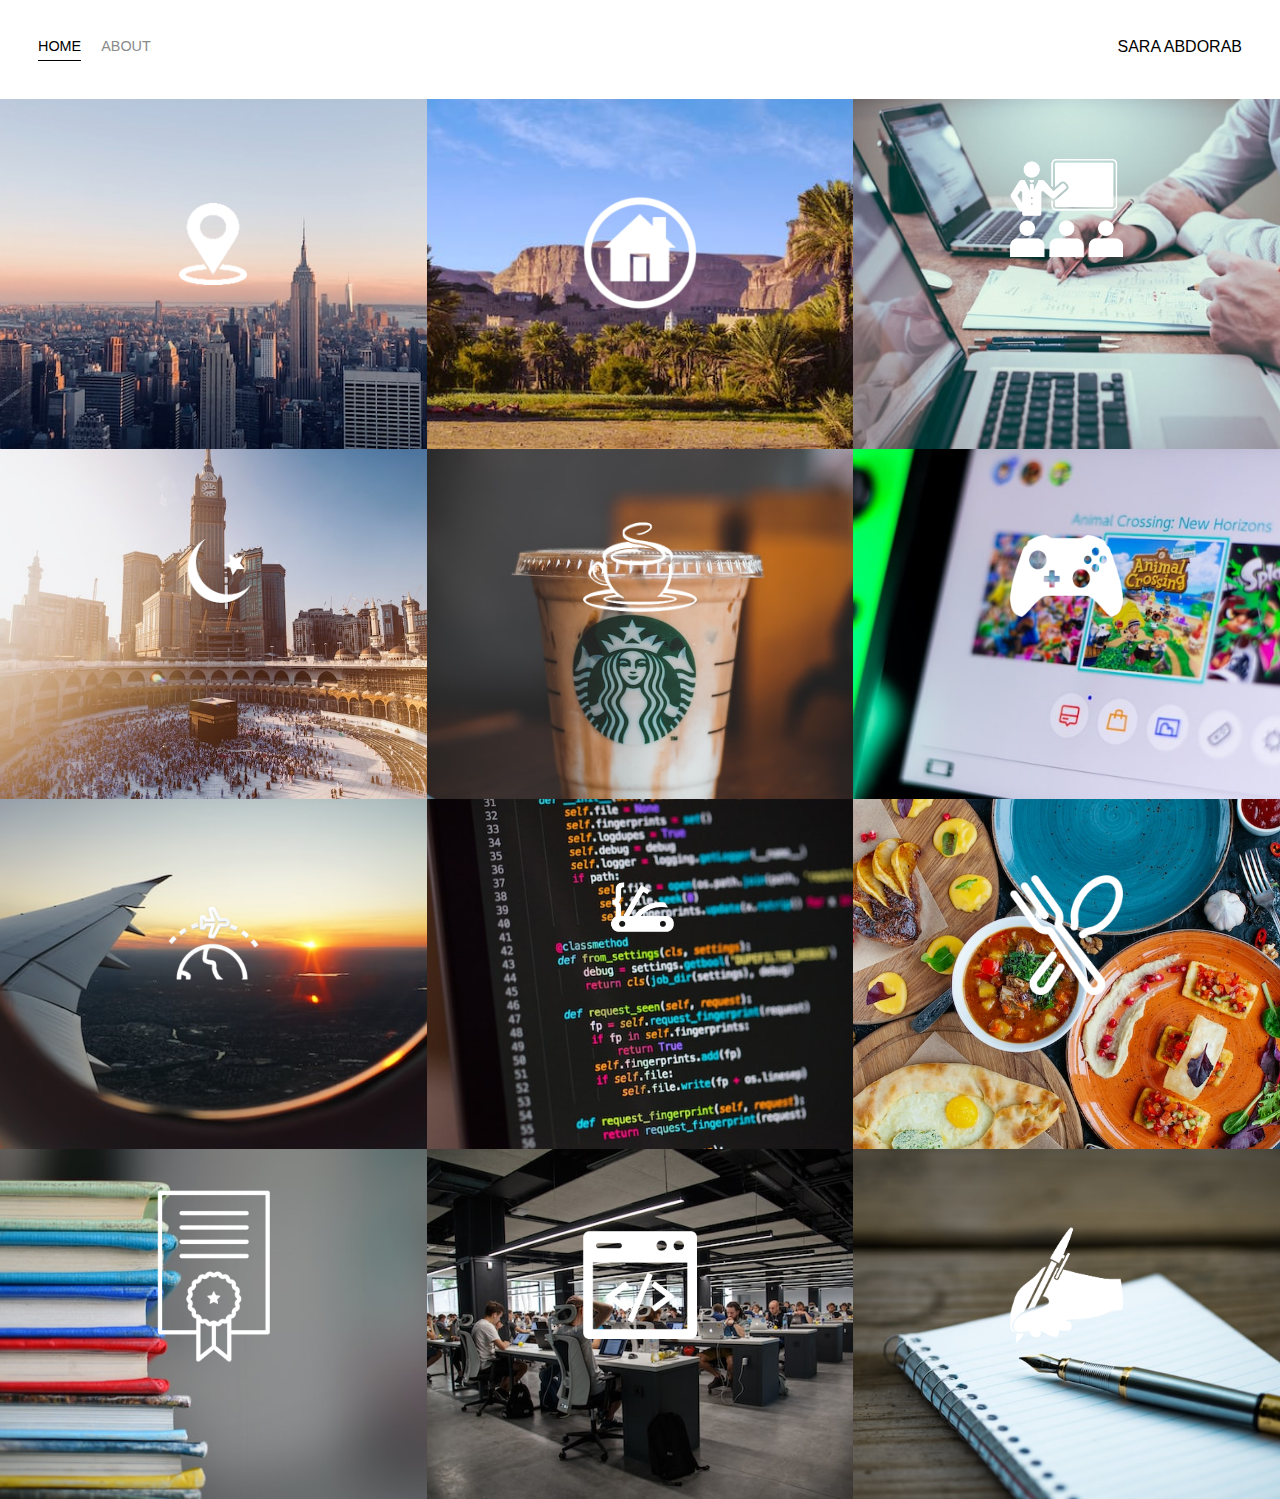
<file: hananiegelo-main 5/index.html>
<!DOCTYPE html>
<html>
<head>
    <meta charset="utf-8" />
    <title>Page Title</title>
    <link href=“https://fonts.googleapis.com/css?family=Lato” rel=“stylesheet”>
    <link rel="stylesheet" href="styles.css">
</head>
<body>
    <div class="container">
        <div class="nav-wrapper">
          <div class="left-side">
            <div class="nav-link-wrapper active-nav-link">
            <a href="index.html">Home</a>
         </div>

         <div class="nav-link-wrapper">
            <a href="about.html">About</a>
        </div>
    </div>

    <div class="right-side">
        <div class="brand">
            <div>SARA ABDORAB</div>
        </div>
    </div>
</div>

<div class="content-wrapper">
    <div class="portfolio-items-wrapper">

            <div class="portfolio-item-wrapper">
           <div class="portfolio-img-background" style="background-image:url(images/portfolio1.jpg)" ></div>
            
       <div class="img-text-wrapper">
           <div class="logo-wrapper">
          <img src="images/logos/quip1.png">
             </div>

        <div class="subtitle">
            I was born and raised in NYC, USA.
        </div>
       </div>
        </div>



        <div class="portfolio-item-wrapper">
            <div class="portfolio-img-background" style="background-image:url(images/portfolio2.jpg)" ></div>
             
        <div class="img-text-wrapper">
            <div class="logo-wrapper">
           <img src="images/logos/quip9.png">
              </div>
 
         <div class="subtitle">
             My family origins are Yemeni. 
         </div>
        </div>
         </div>


         <div class="portfolio-item-wrapper">
            <div class="portfolio-img-background" style="background-image:url(images/portfolio3.jpg)" ></div>
             
        <div class="img-text-wrapper">
            <div class="logo-wrapper">
           <img src="images/logos/quip7.png">
              </div>
 
         <div class="subtitle">
            As a tutor, I assist college students daily with computer-science related homework, projects, test preparation, and other academic tasks.
         </div>
        </div>
         </div>


         <div class="portfolio-item-wrapper">
            <div class="portfolio-img-background" style="background-image:url(images/portfolio4.jpg)" ></div>
             
        <div class="img-text-wrapper">
            <div class="logo-wrapper">
           <img src="images/logos/quip4.png">
              </div>
 
         <div class="subtitle">
             I'm a follower of Islam and a member of the Muslim Student Association at Lehman College. 
         </div>
        </div>
         </div>


         <div class="portfolio-item-wrapper">
            <div class="portfolio-img-background" style="background-image:url(images/portfolio5.jpg)" ></div>
             
        <div class="img-text-wrapper">
            <div class="logo-wrapper">
           <img src="images/logos/quip11.png">
              </div>
 
         <div class="subtitle">
            Fun fact: I worked at Starbucks! I prepared coffee, food, and other orders for customers quickly and efficiently. 
         </div>
        </div>
         </div>


         <div class="portfolio-item-wrapper">
            <div class="portfolio-img-background" style="background-image:url(images/portfolio6.jpg)" ></div>
             
        <div class="img-text-wrapper">
            <div class="logo-wrapper">
           <img src="images/logos/quip8.png">
              </div>
 
         <div class="subtitle">
            One of my hobbies is playing video games. It's mostly fun when playing with family and friends!
         </div>
        </div>
         </div>


         <div class="portfolio-item-wrapper">
            <div class="portfolio-img-background" style="background-image:url(images/portfolio7.jpg)" ></div>
             
        <div class="img-text-wrapper">
            <div class="logo-wrapper">
           <img src="images/logos/quip3.png">
              </div>
 
         <div class="subtitle">
            I love to travel, it's one of my favorite things!
         </div>
        </div>
         </div>


         <div class="portfolio-item-wrapper">
            <div class="portfolio-img-background" style="background-image:url(images/portfolio8.jpg)" ></div>
             
        <div class="img-text-wrapper">
            <div class="logo-wrapper">
           <img src="images/logos/quip6.png">
              </div>
 
         <div class="subtitle">
            I’m a computer science major at lehman college. I currently am attending multiple key classes such as Programming Methods 2 and Discrete Structures.
         </div>
        </div>
         </div>



         <div class="portfolio-item-wrapper">
            <div class="portfolio-img-background" style="background-image:url(images/portfolio9.jpg)" ></div>
             
        <div class="img-text-wrapper">
            <div class="logo-wrapper">
           <img src="images/logos/quip2.png">
              </div>
 
         <div class="subtitle">
            I love trying new food, especially when I'm in a different country.
         </div>
        </div>
         </div>


         <div class="portfolio-item-wrapper">
            <div class="portfolio-img-background" style="background-image:url(images/portfolio10.jpg)" ></div>
             
        <div class="img-text-wrapper">
            <div class="logo-wrapper">
           <img src="images/logos/quip10.png">
              </div>
 
         <div class="subtitle">
        I was awarded the Peter F. Vallone Scholarship, Summa Cum Laude, and the Presidential Scholar.
         </div>
        </div>
         </div>


         <div class="portfolio-item-wrapper">
            <div class="portfolio-img-background" style="background-image:url(images/portfolio11.jpg)" ></div>
             
        <div class="img-text-wrapper">
            <div class="logo-wrapper">
           <img src="images/logos/quip5.png">
              </div>
 
         <div class="subtitle">
            I've worked on multiple projects and attended many hackathons.
         </div>
        </div>
         </div>


         <div class="portfolio-item-wrapper">
            <div class="portfolio-img-background" style="background-image:url(images/portfolio12.jpg)" ></div>
             
        <div class="img-text-wrapper">
            <div class="logo-wrapper">
           <img src="images/logos/quip12.png">
              </div>
 
         <div class="subtitle">
             Writing is one of my favorite pastimes. I often write short stories and fiction.
         </div>
        </div>
         </div>



        

        </div>
     </div>

    </div>
</body>
<script>
    const portfolioItems = document.querySelectorAll('.portfolio-item-wrapper')

    portfolioItems.forEach(portfolioItem =>{
    portfolioItem.addEventListener('mouseover', () => {
     portfolioItem.childNodes[1].classList.add('img-darken');
        })

        portfolioItem.addEventListener('mouseout', () => {
     portfolioItem.childNodes[1].classList.remove('img-darken');
        })
    })
</script>
</html>
</file>
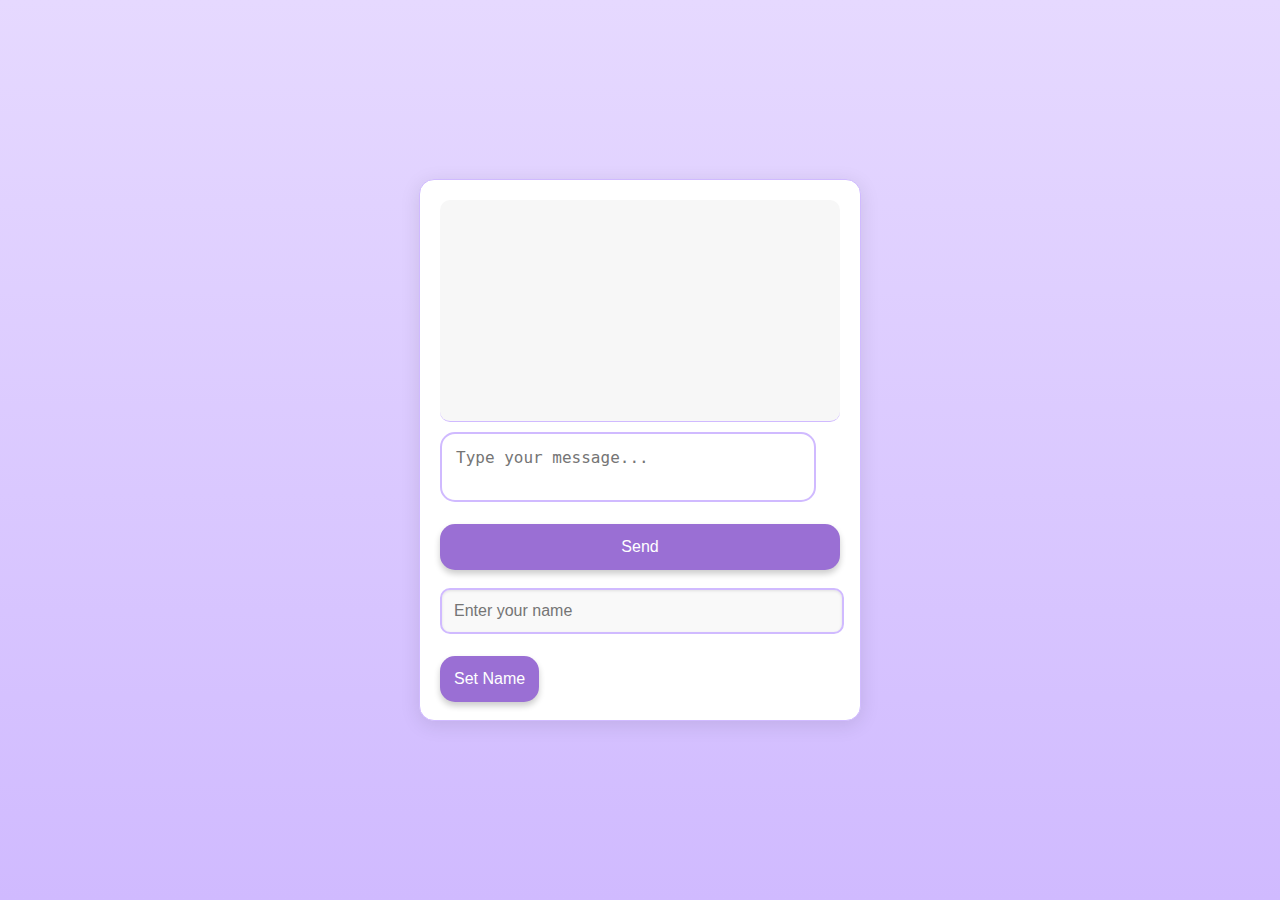
<file: MentalHealthAi/index.html>
<!DOCTYPE html>
<html lang="en">
<head>
    <meta charset="UTF-8">
    <meta name="viewport" content="width=device-width, initial-scale=1.0">
    <title>Mental Health AI Chatbox</title>
    <link rel="stylesheet" href="styles.css">
    <link rel="icon" href="6733822.png" type="image/png">
 
</head>
<body>
    <div id="chatbox" class="lavender"> <!-- Lavender theme set as default -->
        <div id="messages"></div>
        <textarea id="input" placeholder="Type your message..."></textarea>
        <button id="send">Send</button>
        <div id="name-section">
            <input type="text" id="name-input" placeholder="Enter your name">
            <button id="set-name">Set Name</button>
        </div>
    </div>
    <script src="script.js"></script>
</body>
</html>
</file>
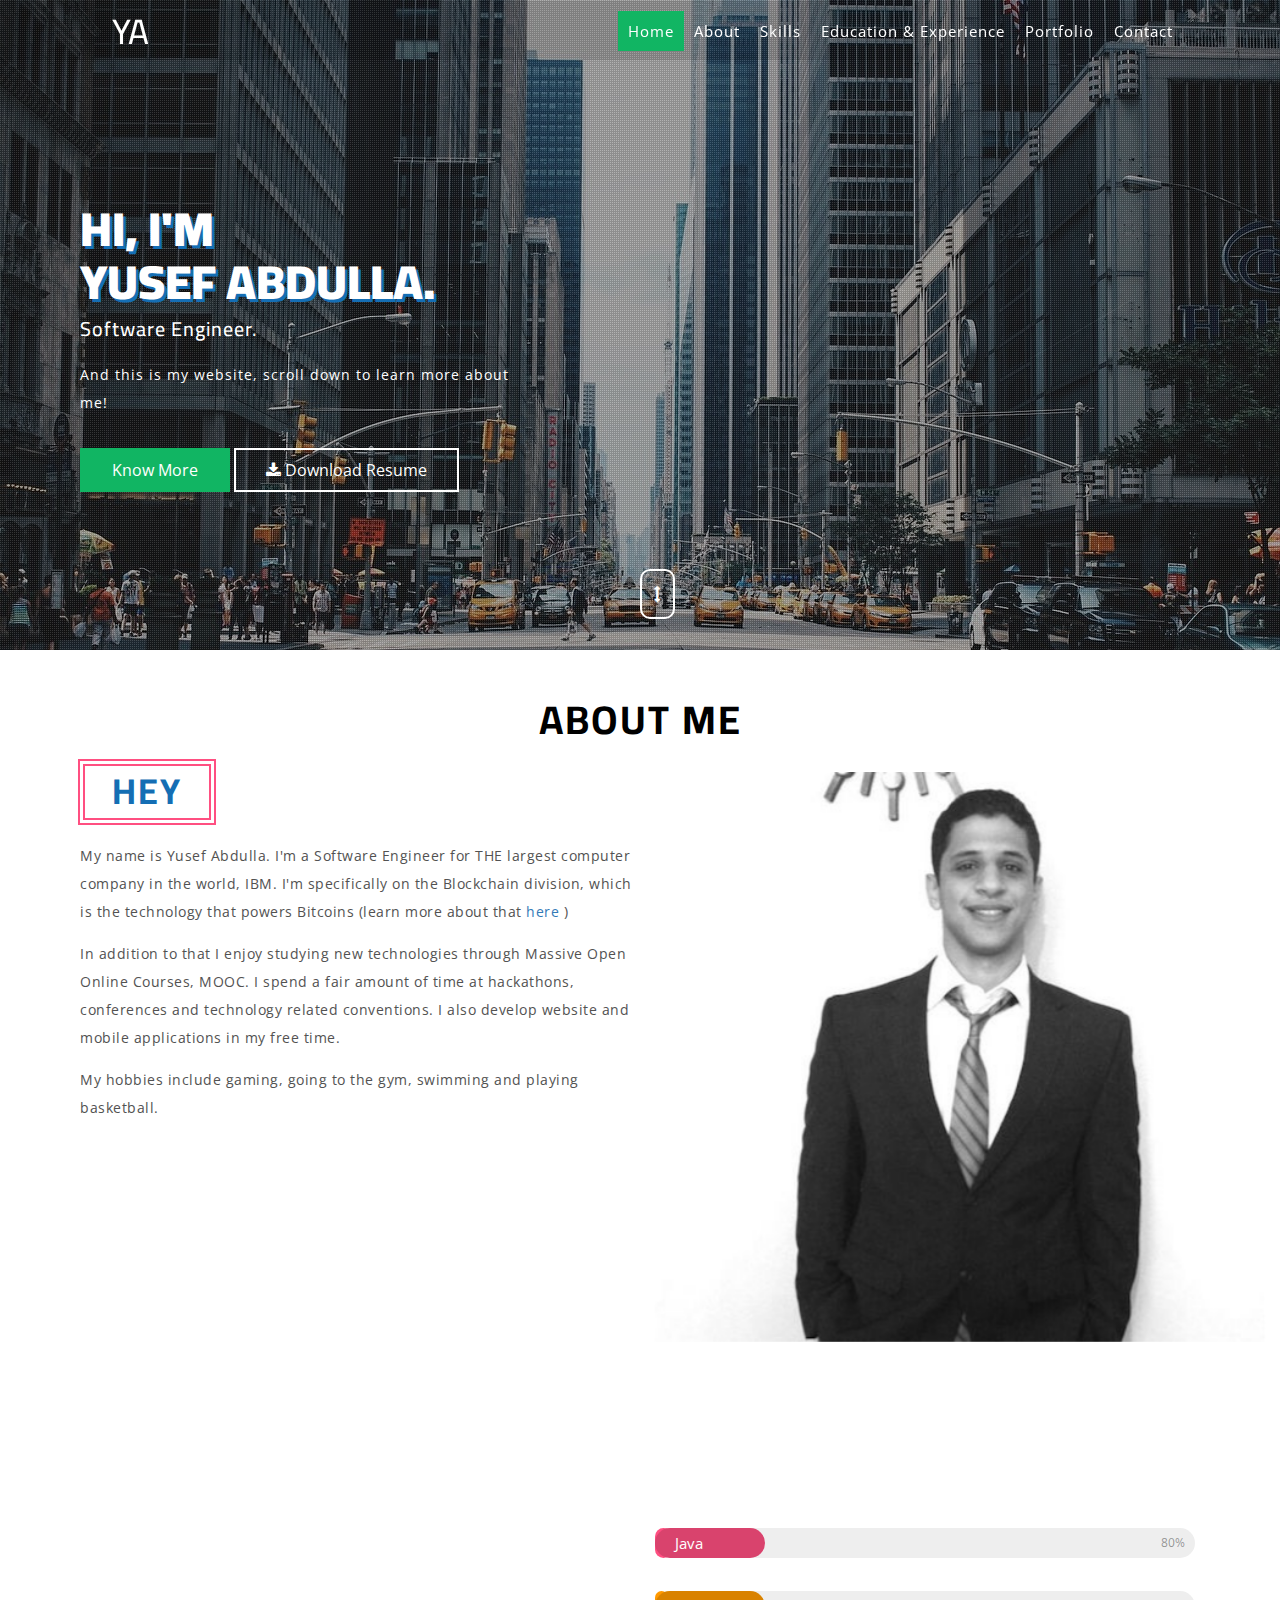
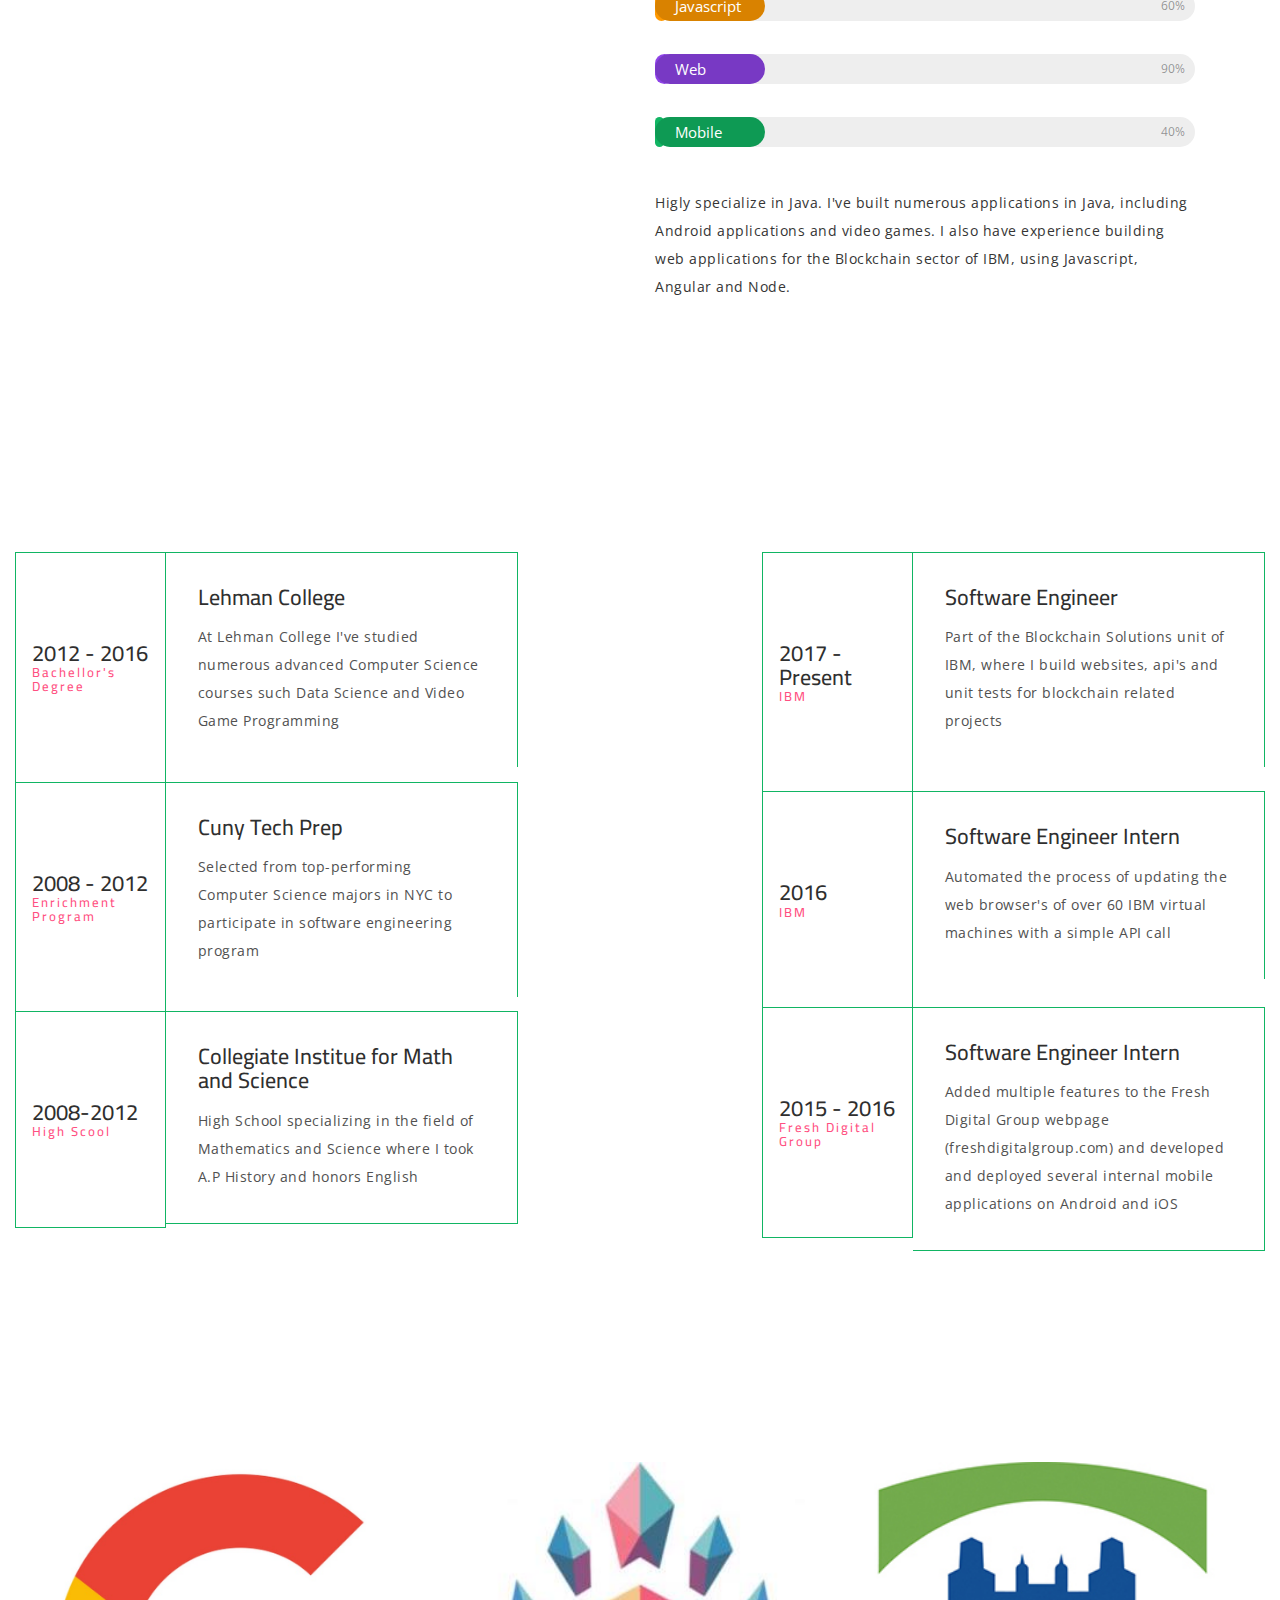
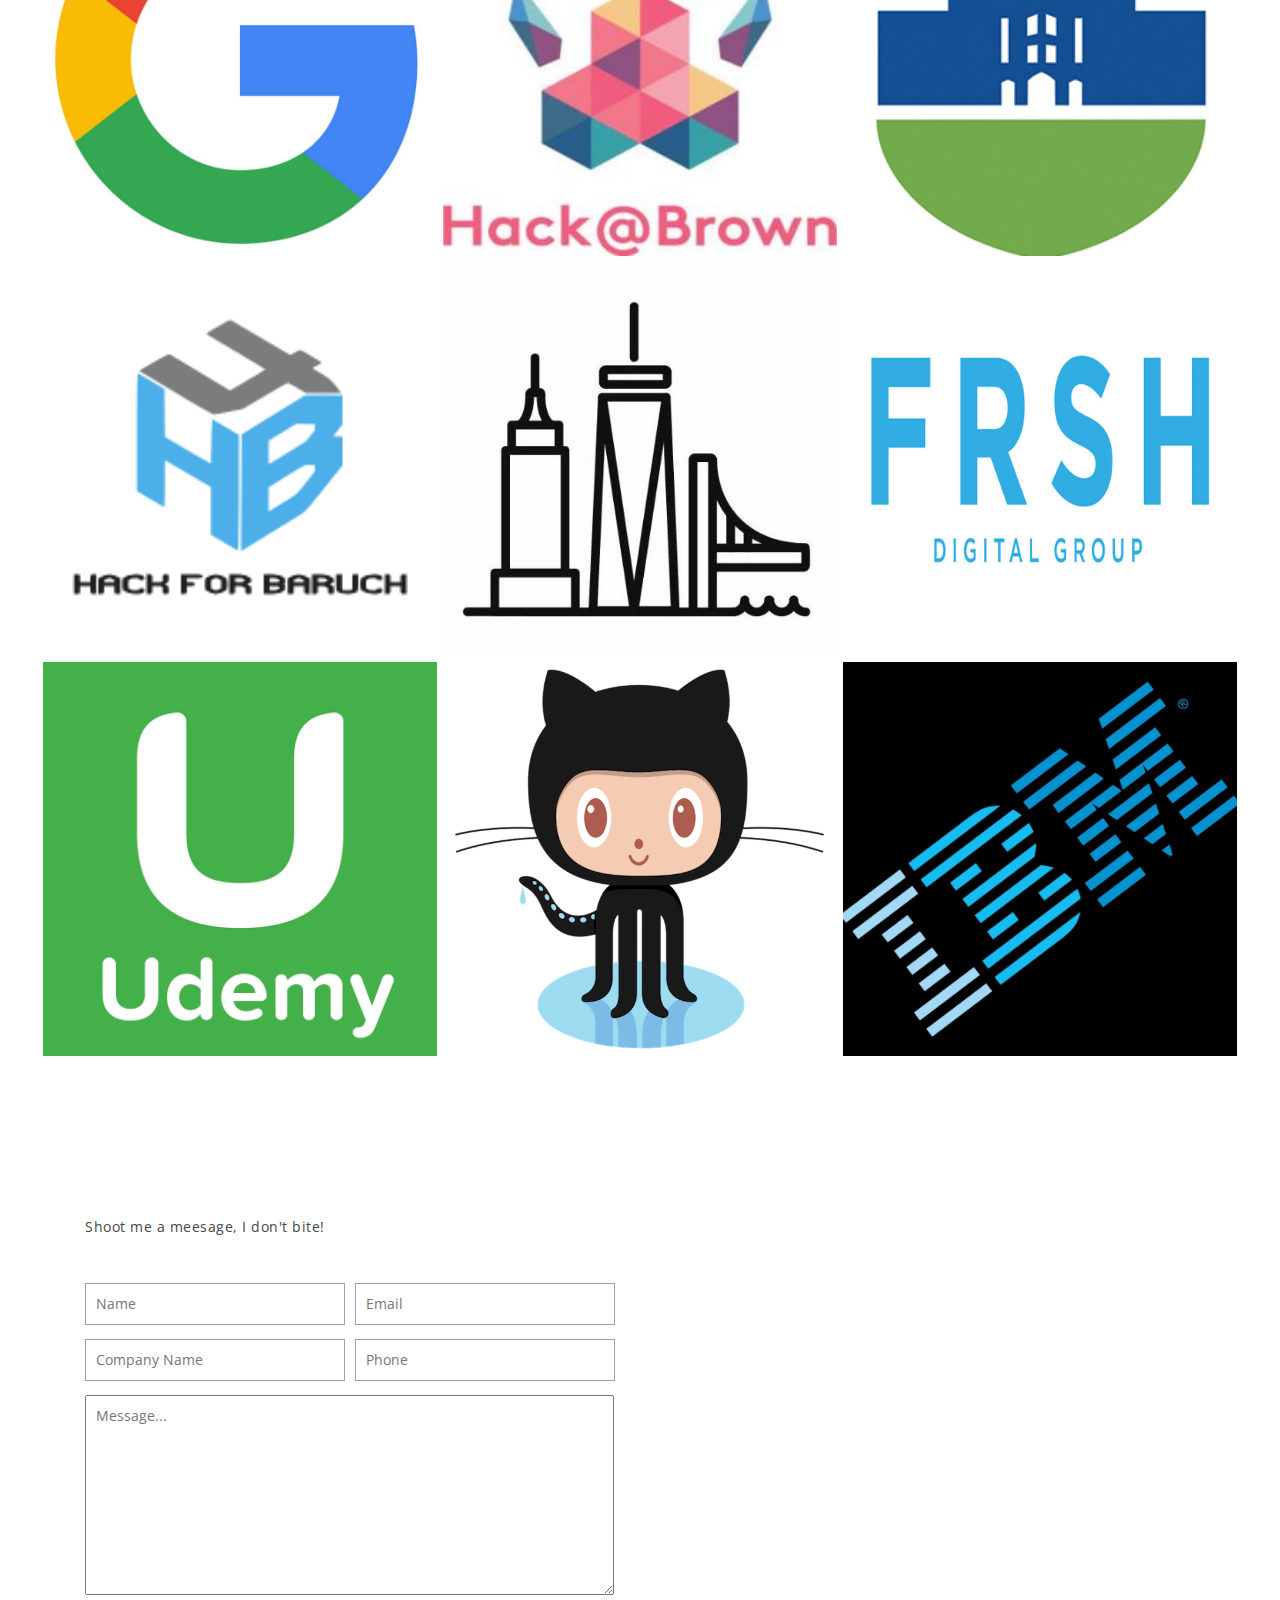
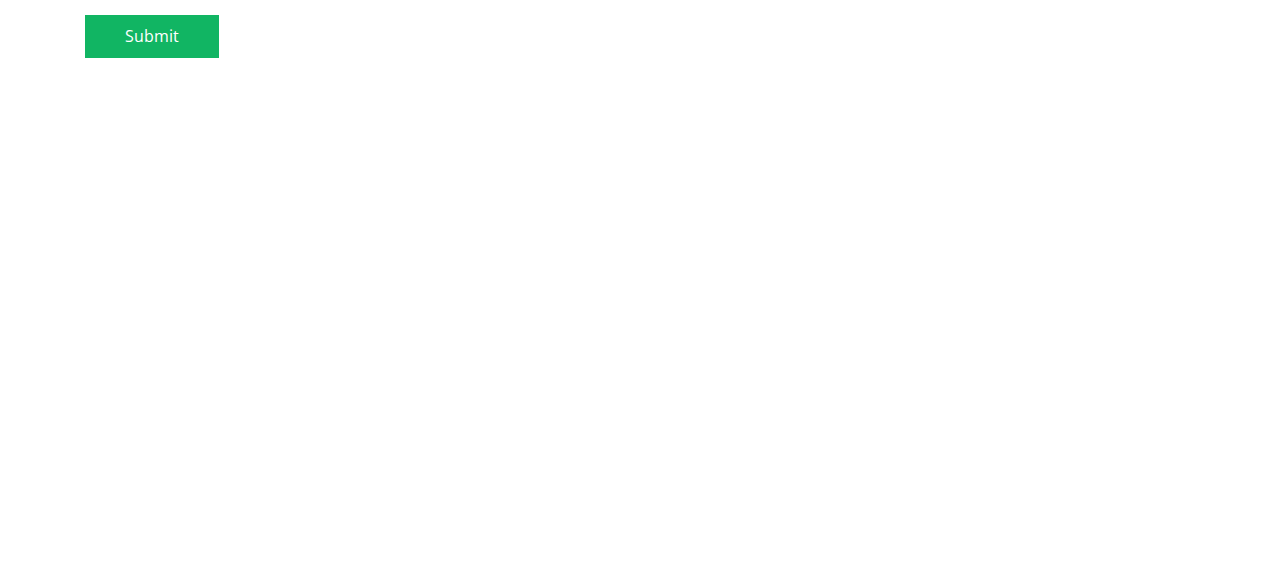
<file: yusef1000.github.io-master/index.html>
<!--
author: W3layouts
author URL: http://w3layouts.com
License: Creative Commons Attribution 3.0 Unported
License URL: http://creativecommons.org/licenses/by/3.0/
-->
<!DOCTYPE html>
<html lang="en">
<head>
<title>Yusef Abdulla</title>
<!-- custom-theme -->
<meta name="viewport" content="width=device-width, initial-scale=1">
<meta http-equiv="Content-Type" content="text/html; charset=utf-8" />

<script type="application/x-javascript"> addEventListener("load", function() { setTimeout(hideURLbar, 0); }, false);
		function hideURLbar(){ window.scrollTo(0,1); } </script>

<!-- Portfolio-CSS -->	<link rel="stylesheet" href="css/swipebox.css" type="text/css" media="all">

<link href="css/aos.css" rel="stylesheet" type="text/css" media="all" /><!-- //animation effects-css-->

<link rel="stylesheet" href="css/index.css"><!-- skills bars CSS-->

<!-- custom-theme -->
<link href="css/bootstrap.css" rel="stylesheet" type="text/css" media="all" />
<link href="css/style.css" rel="stylesheet" type="text/css" media="all" />
<!-- //custom-theme -->

<!-- font-awesome-icons -->
<link href="css/font-awesome.css" rel="stylesheet">
<!-- //font-awesome-icons -->

<!-- googlefonts -->
<link href="//fonts.googleapis.com/css?family=Open+Sans:300,300i,400,400i,600,600i,700,700i,800,800i&amp;subset=cyrillic,cyrillic-ext,greek,greek-ext,latin-ext,vietnamese" rel="stylesheet">
<link href="//fonts.googleapis.com/css?family=Cairo:200,300,400,600,700,900&amp;subset=arabic,latin-ext" rel="stylesheet">
<!-- //googlefonts -->

</head>
<body id="page-top" data-spy="scroll" data-target=".navbar-fixed-top">
<!-- banner -->
<div class="banner" id="home">
	<div class="agileinfo-dot">
		<div class="container">
		<!-- header -->
		<div class="header-w3layouts">
			<!-- Navigation -->
			<nav class="navbar navbar-default navbar-fixed-top">
					<div class="navbar-header page-scroll">
						<button type="button" class="navbar-toggle" data-toggle="collapse" data-target=".navbar-ex1-collapse">
							<span class="sr-only">My_Design</span>
							<span class="icon-bar"></span>
							<span class="icon-bar"></span>
							<span class="icon-bar"></span>
						</button>
						<h1><a class="navbar-brand" href="index.html">YA</a></h1>
					</div>
					<!-- Collect the nav links, forms, and other content for toggling -->
					<div class="collapse navbar-collapse navbar-ex1-collapse">
						<ul class="nav navbar-nav navbar-right cl-effect-15">
							<!-- Hidden li included to remove active class from about link when scrolled up past about section -->
							<li class="hidden"><a class="page-scroll" href="#page-top"></a>	</li>
							<li><a class="page-scroll scroll" href="#home">Home</a></li>
							<li><a class="page-scroll scroll" href="#about">About</a></li>
							<li><a class="page-scroll scroll" href="#skills">Skills</a></li>
							<li><a class="page-scroll scroll" href="#education">Education & Experience </a></li>
							<li><a class="page-scroll scroll" href="#portfolio">Portfolio</a></li>
							<li><a class="page-scroll scroll" href="#contact">Contact</a></li>
						</ul>
					</div>
					<!-- /.navbar-collapse -->
				<!-- /.container -->
			</nav>
		</div>
		<!-- //header -->

			<div class="w3_banner_info">
				<div class="w3_banner_info_grid">
					<h2 data-aos="fade-right">Hi, I'm </h2>
					<h2 data-aos="fade-right">Yusef Abdulla.</h2>
					<h5 style="color:white;">Software Engineer.</h5>
					<p style="color:white;">And this is my website, scroll down to learn more about me!</p>
					<ul data-aos="slide-up">
						<li><a href="#" class="w3ls_more" data-toggle="modal" data-target="#myModal">Know More</a></li>
						<li><a href="#" class="scroll w3l_contact"><i class="fa fa-download" aria-hidden="true"></i> Download Resume</a></li>
					</ul>
				</div>
			</div>
			<div class="thim-click-to-bottom">
				<a href="#about" class="scroll">
					<i class="fa fa-arrows-v" aria-hidden="true"></i>
				</a>
			</div>
		</div>
	</div>
</div>
<!-- banner -->

<!-- bootstrap-modal-pop-up -->
	<!-- modal -->
	<div class="modal about-modal fade" id="myModal" tabindex="-1" role="dialog">
		<div class="modal-dialog" role="document">
			<div class="modal-content">
				<div class="modal-header">
					<button type="button" class="close" data-dismiss="modal" aria-label="Close"><span aria-hidden="true">&times;</span></button>
						<h4 class="modal-title">About Me</h4>
				</div>
				<div class="modal-body">
					<div class="modalpad">
						<div class="modalpop ">
							<img src="images/1.jpeg" class="img-responsive" alt=""/>
						</div>
						<div class="about-modal wthree">
							<h3>Hi, I'm <span>Yusef Abdulla</span></h3>
							<h4>Software Engineer</h4>
							<ul class="address">
								<li>
									<ul class="agileits-address-text ">
										<li><b>D.O.B</b></li>
										<li>10/01/1994</li>
									</ul>
								</li>
								<li>
									<ul class="agileits-address-text">
										<li><b>PHONE </b></li>
										<li>(646)267-1036</li>
									</ul>
								</li>
								<li>
									<ul class="agileits-address-text">
										<li><b>ADDRESS </b></li>
										<li>New York City, New York</li>
									</ul>
								</li>
								<li>
									<ul class="agileits-address-text">
										<li><b>E-MAIL </b></li>
										<li><a href="mailto:yusef.abdulla@yahoo.com"> yusef.abdulla@yahoo.com</a></li>
									</ul>
								</li>
								<li>
									<ul class="agileits-address-text">
										<li><b>WEBSITE </b></li>
										<li><a href="#">www.yusefabdulla.com</a></li>
									</ul>
								</li>
							</ul>
						</div>
						<div class="clearfix"> </div>
				</div>
			</div>
		</div>
	</div>
	</div>
	<!-- //modal -->
<!-- //bootstrap-modal-pop-up -->

<!-- about -->
<div class="about" id="about">
	<h3 data-aos="zoom-in">About me</h3>
	<div class="col-md-6 about-left">
		<h3 data-aos="slide-up">Hey</h3>
		<p>My name is Yusef Abdulla. I'm a Software Engineer for THE largest computer
			company in the world, IBM. I'm specifically on the Blockchain division, which
			is the technology that powers Bitcoins (learn more about that <a href="https://www.youtube.com/watch?v=RplnSVTzvnU">here</a> )
		 	</p>
		<p>In addition to that I enjoy studying new technologies through Massive Open Online Courses,
		MOOC. I spend a fair amount of time at hackathons, conferences and technology related
		conventions. I also develop website and mobile applications in my free time.</p>
		<p>My hobbies include gaming, going to the gym, swimming and playing basketball.</p>
	</div>
	<div data-aos="flip-right" class="col-md-6 about-right">
		<img src="images/about.jpg" alt="" />
	</div>
	<div class="clearfix"></div>
</div>
<!-- //about -->

<!-- skills -->
<div class="skills" id="skills">
	<div class="container">
				<h3 data-aos="zoom-in">Skills</h3>
		<div class="skill-grids">
			<div class="col-md-6 skill-grids-left">
				<div data-aos="flip-left" class="col-md-6 w3labout-img">
				<div class="boxw3-agile">
					<img src="images/s1.jpg" alt="" class="img-responsive" />
					<div class="agile-caption">
						<h3>Java</h3>
						<p></p>
					</div>
				</div>
				</div>
				<div data-aos="flip-right" class="col-md-6 w3labout-img">
				<div class="boxw3-agile">
					<img src="images/s2.jpg" alt="" class="img-responsive" />
					<div class="agile-caption">
						<h3>Javascript</h3>
						<p></p>
					</div>
				</div>
				</div>
				<div class="clearfix"></div>
				<div  data-aos="flip-left" class="col-md-6 w3labout-img">
				<div class="boxw3-agile">
					<img src="images/s3.jpg" alt="" class="img-responsive" />
					<div class="agile-caption">
						<h3>Node.js</h3>
						<p></p>
					</div>
				</div>
				</div>
				<div data-aos="flip-right" class="col-md-6 w3labout-img">
				<div class="boxw3-agile">
					<img src="images/s4.jpg" alt="" class="img-responsive" />
					<div class="agile-caption">
						<h3>HTML</h3>
						<p></p>
					</div>
				</div>
				</div>
				<div class="clearfix"></div>
			</div>
			<div class="col-md-6 skill-grids-right">

			<!-- Skills -->
			<div class="skillbar clearfix " data-percent="80%">
				<div class="skillbar-title" style="background: #ff4f81;"><span>Java</span></div>
				<div class="skillbar-bar" style="background: #ff4f81;"></div>
				<div class="skill-bar-percent">80%</div>
			</div> <!-- End Skill Bar -->

			<div class="skillbar clearfix " data-percent="60%">
				<div class="skillbar-title" style="background: #ff9900;"><span>Javascript</span></div>
				<div class="skillbar-bar" style="background: #ff9900;"></div>
				<div class="skill-bar-percent">60%</div>
			</div> <!-- End Skill Bar -->

			<div class="skillbar clearfix " data-percent="90%">
				<div class="skillbar-title" style="background: #8e43e7;"><span>Web</span></div>
				<div class="skillbar-bar" style="background: #8e43e7;"></div>
				<div class="skill-bar-percent">90%</div>
			</div> <!-- End Skill Bar -->

			<div class="skillbar clearfix " data-percent="40%">
				<div class="skillbar-title" style="background: #11b563;"><span>Mobile</span></div>
				<div class="skillbar-bar" style="background: #11b563;"></div>
				<div class="skill-bar-percent">40%</div>
			</div> <!-- End Skill Bar -->

				<p class="p1">Higly specialize in Java. I've built numerous applications in Java,
					including Android applications and video games. I also have experience building web applications
					for the Blockchain sector of IBM, using Javascript, Angular and Node.</p>
			<!-- //Skills -->
			</div>
			<div class="clearfix"></div>
		</div>
	</div>
</div>
<!-- //skills -->

<!-- /education -->
 <div class="education" id="education">
	    <div class="col-md-5 education-w3l">
		     <h3 data-aos="zoom-in" class="w3l_head three">My Education</h3>
			  <div class="education-agile-grids">
				  <div class="education-agile-w3l">
				     <div class="education-agile-w3l-year">
					       <h4>2012 - 2016</h4>
						   <h6>Bachellor's Degree</h6>
				     </div>
					 <div class="education-agile-w3l-info">
					       <h4>Lehman College</h4>
						   <p>At Lehman College I've studied numerous advanced Computer Science
							 courses such Data Science and Video Game Programming</p>

				     </div>
				      <div class="clearfix"></div>
				  </div>
				  <div class="education-agile-w3l two">
				     <div class="education-agile-w3l-year">
					       <h4>2008 - 2012</h4>
						   <h6> Enrichment Program</h6>
				     </div>
					 <div class="education-agile-w3l-info">
					       <h4>Cuny Tech Prep</h4>
						   <p>Selected from top-performing Computer Science majors in NYC to
								 participate in software engineering program</p>

				     </div>
				      <div class="clearfix"></div>
				  </div>
				  <div class="education-agile-w3l">
				     <div class="education-agile-w3l-year last">
					       <h4>2008-2012</h4>
						   <h6>High Scool</h6>
				     </div>
					 <div class="education-agile-w3l-info last">
					       <h4>Collegiate Institue for Math and Science</h4>
						   <p>High School specializing in the field of  Mathematics and
								 Science where I took A.P History and honors English</p>

				     </div>
				      <div class="clearfix"></div>
				  </div>

			  </div>
		</div>

		<div data-aos="slide-up" class="col-md-2 middle">
			<i class="fa fa-hourglass-end" aria-hidden="true"></i>
		</div>

	    <div class="col-md-5 education-w3l">
		     <h3 data-aos="zoom-in" class="w3l_head three">My Experience</h3>
			  <div class="education-agile-grids">
				  <div class="education-agile-w3l">
				     <div class="education-agile-w3l-year">
					       <h4>2017 - Present</h4>
						   <h6>IBM</h6>
				     </div>
					 <div class="education-agile-w3l-info">
					       <h4>Software Engineer</h4>
						   <p>Part of the Blockchain Solutions unit of IBM, where I build
							 websites, api's and unit tests for blockchain related projects</p>

				     </div>
				      <div class="clearfix"></div>
				  </div>
				  <div class="education-agile-w3l two">
				     <div class="education-agile-w3l-year">
					       <h4>2016</h4>
						   <h6>IBM</h6>
				     </div>
					 <div class="education-agile-w3l-info">
					       <h4>Software Engineer Intern</h4>
						   <p>Automated the process of updating the web browser's of over 60
								 IBM virtual machines with a simple API call</p>

				     </div>
				      <div class="clearfix"></div>
				  </div>
				  <div class="education-agile-w3l">
				     <div class="education-agile-w3l-year last">
					       <h4>2015 - 2016</h4>
						   <h6>Fresh Digital Group</h6>
				     </div>
					 <div class="education-agile-w3l-info last">
					       <h4>Software Engineer Intern</h4>
						  	<p>Added multiple features to the Fresh Digital Group webpage (freshdigitalgroup.com) and
									developed and deployed several internal mobile applications on Android and iOS
								</p>

				     </div>
				      <div class="clearfix"></div>
				  </div>

			  </div>
		</div>
		 <div class="clearfix"> </div>
		</div>
 <!-- //education -->

<!--
j
 <!-- Portfolio -->
	<div class="portfolio" id="portfolio">
		<h3 data-aos="zoom-in" >Portfolio</h3>

		<div class="tabs tabs-style-bar">
			<nav>
				<ul>
					<li><a href="#section-bar-1" class="icon icon-box"><span> </span></a></li>
					<!-- <li><a href="#section-bar-2" class="icon icon-display"><span>Mobile Apps</span></a></li>
					<li><a href="#section-bar-3" class="icon icon-upload"><span>UI/UX Design</span></a></li>
					<li><a href="#section-bar-4" class="icon icon-tools"><span>Graphic Design</span></a></li> -->
				</ul>
			</nav>

			<div class="content-wrap">

				<!-- Tab-1 -->
				<section id="section-bar-1" class="agileits w3layouts">
					<h4> </h4>
					<div class="gallery-grids">
						<div class="col-md-4 col-sm-4 gallery-top">
							<a href="http://www.nsbe.org/home.aspx" >
								<figure class="effect-bubba">
									<img src="images/5.jpg" alt="" class="img-responsive">
									<figcaption>
										<h4>NSBE Google Hackathon</h4>
										<h4 style="font-size: 1.2em">Participant</h4>
									</figcaption>
								</figure>
							</a>
						</div>
						<div class="col-md-4 col-sm-4 gallery-top">
							<a href="https://2016.hackatbrown.org/">
								<figure class="effect-bubba">
									<img src="images/p4.jpg" alt="" class="img-responsive">
									<figcaption>
										<h4>Brown University Hackathon</h4>
										<h4 style="font-size: 1.2em">Participant</h4>
									</figcaption>
								</figure>
							</a>
						</div>
						<div class="col-md-4 col-sm-4 gallery-top">
							<a href="https://www.eventbrite.com/e/3rd-annual-lehman-college-cuny-nsbe-hackathon-tickets-28639674036#">
								<figure class="effect-bubba">
									<img src="images/p5.jpg" alt="" class="img-responsive">
									<figcaption>
										<h4>Lehman College 3rd Annual Hackathon</h4>
										<h4 style="font-size: 1.2em">Participant and Host</h4>
									</figcaption>
								</figure>
							</a>
						</div>
						<div class="col-md-4 col-sm-4 gallery-top">
							<a href="https://h4b.herokuapp.com/#home">
								<figure class="effect-bubba">
									<img src="images/p6.jpg" alt="" class="img-responsive">
									<figcaption>
										<h4>Hack for Baruch</h4>
										<h4 style="font-size: 1.2em">Participant</h4>
									</figcaption>
								</figure>
							</a>
						</div>
						<div class="col-md-4 col-sm-4 gallery-top">
							<a href="https://cunytechprep.nyc/">
								<figure class="effect-bubba">
									<img src="images/p7.jpg" alt="" class="img-responsive">
									<figcaption>
										<h4>Cuny Tech Prep</h4>
										<h4 style="font-size: 1.2em">Fellow</h4>
									</figcaption>
								</figure>
							</a>
						</div>
						<div class="col-md-4 col-sm-4 gallery-top">
							<a href="https://www.freshdigitalgroup.com/">
								<figure class="effect-bubba">
									<img src="images/p8.jpg" alt="" class="img-responsive">
									<figcaption>
										<h4>Fresh Digital Group</h4>
										<h4 style="font-size: 1.2em">Software Engineer Intern</h4>
									</figcaption>
								</figure>
							</a>
						</div>
						<div class="col-md-4 col-sm-4 gallery-top">
							<a href="https://www.udemy.com/">
								<figure class="effect-bubba">
									<img src="images/p11.jpg" alt="" class="img-responsive">
									<figcaption>
										<h4>Udemy</h4>
										<h4 style="font-size: 1.2em">Student</h4>
									</figcaption>
								</figure>
							</a>
						</div>
						<div class="col-md-4 col-sm-4 gallery-top">
							<a href="https://github.com/Yusef1000">
								<figure class="effect-bubba">
									<img src="images/p9.jpg" alt="" class="img-responsive">
									<figcaption>
										<h4>Github</h4>
									</figcaption>
								</figure>
							</a>
						</div>
						<div class="col-md-4 col-sm-4 gallery-top">
							<a href="https://www.ibm.com/us-en/">
								<figure class="effect-bubba">
									<img src="images/p10.jpg" alt="" class="img-responsive">
									<figcaption>
										<h4>IBM</h4>
										<h4 style="font-size: 1.2em">Software Engineer</h4>
									</figcaption>
								</figure>
							</a>
						</div>
						<div class="clearfix"></div>
					</div>
				</section>
				<!-- //Tab-1 -->

				<!-- Tab-2 -->
				<section id="section-bar-2" class="agileits w3layouts">
					<h4>Mobile Apps</h4>
					<div class="gallery-grids">
						<div class="col-md-4 col-sm-4 gallery-top">
							<a href="images/p1.jpg" class="swipebox">
								<figure class="effect-bubba">
									<img src="images/p1.jpg" alt="" class="img-responsive">
									<figcaption>
										<h4>Mobile Apps</h4>
									</figcaption>
								</figure>
							</a>
						</div>
						<div class="col-md-4 col-sm-4 gallery-top">
							<a href="images/p2.jpg" class="swipebox">
								<figure class="effect-bubba">
									<img src="images/p2.jpg" alt="" class="img-responsive">
									<figcaption>
										<h4>Mobile Apps</h4>
									</figcaption>
								</figure>
							</a>
						</div>
						<div class="col-md-4 col-sm-4 gallery-top">
							<a href="images/p3.jpg" class="swipebox">
								<figure class="effect-bubba">
									<img src="images/p3.jpg" alt="" class="img-responsive">
									<figcaption>
										<h4>Mobile Apps</h4>
									</figcaption>
								</figure>
							</a>
						</div>
						<div class="col-md-4 col-sm-4 gallery-top">
							<a href="images/p12.jpg" class="swipebox">
								<figure class="effect-bubba">
									<img src="images/p12.jpg" alt="" class="img-responsive">
									<figcaption>
										<h4>Mobile Apps</h4>
									</figcaption>
								</figure>
							</a>
						</div>
						<div class="col-md-4 col-sm-4 gallery-top">
							<a href="images/p13.jpg" class="swipebox">
								<figure class="effect-bubba">
									<img src="images/p13.jpg" alt="" class="img-responsive">
									<figcaption>
										<h4>Mobile Apps</h4>
									</figcaption>
								</figure>
							</a>
						</div>
						<div class="col-md-4 col-sm-4 gallery-top">
							<a href="images/8.jpg" class="swipebox">
								<figure class="effect-bubba">
									<img src="images/8.jpg" alt="" class="img-responsive">
									<figcaption>
										<h4>Mobile Apps</h4>
									</figcaption>
								</figure>
							</a>
						</div>
						<div class="col-md-4 col-sm-4 gallery-top">
							<a href="images/9.jpg" class="swipebox">
								<figure class="effect-bubba">
									<img src="images/9.jpg" alt="" class="img-responsive">
									<figcaption>
										<h4>Mobile Apps</h4>
									</figcaption>
								</figure>
							</a>
						</div>
						<div class="col-md-4 col-sm-4 gallery-top">
							<a href="images/6.jpg" class="swipebox">
								<figure class="effect-bubba">
									<img src="images/6.jpg" alt="" class="img-responsive">
									<figcaption>
										<h4>Mobile Apps</h4>
									</figcaption>
								</figure>
							</a>
						</div>
						<div class="col-md-4 col-sm-4 gallery-top">
							<a href="images/7.jpg" class="swipebox">
								<figure class="effect-bubba">
									<img src="images/7.jpg" alt="" class="img-responsive">
									<figcaption>
										<h4>Mobile Apps</h4>
									</figcaption>
								</figure>
							</a>
						</div>
						<div class="clearfix"></div>
					</div>
				</section>
				<!-- //Tab-2 -->

				<!-- Tab-3 -->
				<section id="section-bar-3" class="agileits w3layouts">
					<h4>UI/UX Design</h4>
					<div class="gallery-grids">
						<div class="col-md-4 col-sm-4 gallery-top">
							<a href="images/p1.jpg" class="swipebox">
								<figure class="effect-bubba">
									<img src="images/p1.jpg" alt="" class="img-responsive">
									<figcaption>
										<h4>UI/UX Design</h4>
									</figcaption>
								</figure>
							</a>
						</div>
						<div class="col-md-4 col-sm-4 gallery-top">
							<a href="images/p2.jpg" class="swipebox">
								<figure class="effect-bubba">
									<img src="images/p2.jpg" alt="" class="img-responsive">
									<figcaption>
										<h4>UI/UX Design</h4>
									</figcaption>
								</figure>
							</a>
						</div>
						<div class="col-md-4 col-sm-4 gallery-top">
							<a href="images/p3.jpg" class="swipebox">
								<figure class="effect-bubba">
									<img src="images/p3.jpg" alt="" class="img-responsive">
									<figcaption>
										<h4>UI/UX Design</h4>
									</figcaption>
								</figure>
							</a>
						</div>
						<div class="col-md-4 col-sm-4 gallery-top">
							<a href="images/p4.jpg" class="swipebox">
								<figure class="effect-bubba">
									<img src="images/p4.jpg" alt="" class="img-responsive">
									<figcaption>
										<h4>UI/UX Design</h4>
									</figcaption>
								</figure>
							</a>
						</div>
						<div class="col-md-4 col-sm-4 gallery-top">
							<a href="images/p5.jpg" class="swipebox">
								<figure class="effect-bubba">
									<img src="images/p5.jpg" alt="" class="img-responsive">
									<figcaption>
										<h4>UI/UX Design</h4>
									</figcaption>
								</figure>
							</a>
						</div>
						<div class="col-md-4 col-sm-4 gallery-top">
								<a href="images/p6.jpg" class="swipebox">
									<figure class="effect-bubba">
										<img src="images/p6.jpg" alt="" class="img-responsive">
										<figcaption>
										<h4>UI/UX Design</h4>
										</figcaption>
									</figure>
								</a>
						</div>
						<div class="col-md-4 col-sm-4 gallery-top">
							<a href="images/p7.jpg" class="swipebox">
								<figure class="effect-bubba">
									<img src="images/p7.jpg" alt="" class="img-responsive">
									<figcaption>
										<h4>UI/UX Design</h4>
									</figcaption>
								</figure>
							</a>
						</div>
						<div class="col-md-4 col-sm-4 gallery-top">
							<a href="images/p8.jpg" class="swipebox">
								<figure class="effect-bubba">
									<img src="images/p8.jpg" alt="" class="img-responsive">
									<figcaption>
										<h4>UI/UX Design</h4>
									</figcaption>
								</figure>
							</a>
						</div>
						<div class="col-md-4 col-sm-4 gallery-top">
							<a href="images/p9.jpg" class="swipebox">
								<figure class="effect-bubba">
									<img src="images/p9.jpg" alt="" class="img-responsive">
									<figcaption>
										<h4>UI/UX Design</h4>
									</figcaption>
								</figure>
							</a>
						</div>
						<div class="clearfix"></div>
					</div>
				</section>
				<!-- //Tab-3 -->

				<!-- Tab-4 -->
				<section id="section-bar-4" class="agileits w3layouts">
					<h4>Graphic Design</h4>
					<div class="gallery-grids">
						<div class="col-md-4 col-sm-4 gallery-top">
							<a href="images/p10.jpg" class="swipebox">
								<figure class="effect-bubba">
									<img src="images/p10.jpg" alt="" class="img-responsive">
									<figcaption>
										<h4>Graphic Design</h4>
									</figcaption>
								</figure>
							</a>
						</div>
						<div class="col-md-4 col-sm-4 gallery-top">
							<a href="images/p11.jpg" class="swipebox">
								<figure class="effect-bubba">
									<img src="images/p11.jpg" alt="" class="img-responsive">
									<figcaption>
										<h4>Graphic Design</h4>
									</figcaption>
								</figure>
							</a>
						</div>
						<div class="col-md-4 col-sm-4 gallery-top">
							<a href="images/p12.jpg" class="swipebox">
								<figure class="effect-bubba">
									<img src="images/p12.jpg" alt="" class="img-responsive">
									<figcaption>
										<h4>Graphic Design</h4>
									</figcaption>
								</figure>
							</a>
						</div>
						<div class="col-md-4 col-sm-4 gallery-top">
							<a href="images/p13.jpg" class="swipebox">
								<figure class="effect-bubba">
									<img src="images/p13.jpg" alt="" class="img-responsive">
									<figcaption>
										<h4>Graphic Design</h4>
									</figcaption>
								</figure>
							</a>
						</div>
						<div class="col-md-4 col-sm-4 gallery-top">
							<a href="images/p5.jpg" class="swipebox">
								<figure class="effect-bubba">
									<img src="images/p5.jpg" alt="" class="img-responsive">
									<figcaption>
										<h4>Graphic Design</h4>
									</figcaption>
								</figure>
							</a>
						</div>
						<div class="col-md-4 col-sm-4 gallery-top">
							<a href="images/p6.jpg" class="swipebox">
								<figure class="effect-bubba">
									<img src="images/p6.jpg" alt="" class="img-responsive">
									<figcaption>
										<h4>Graphic Design</h4>
									</figcaption>
								</figure>
							</a>
						</div>
						<div class="col-md-4 col-sm-4 gallery-top">
							<a href="images/p7.jpg" class="swipebox">
								<figure class="effect-bubba">
									<img src="images/p7.jpg" alt="" class="img-responsive">
									<figcaption>
										<h4>Graphic Design</h4>
									</figcaption>
								</figure>
							</a>
						</div>
						<div class="col-md-4 col-sm-4 gallery-top">
							<a href="images/p8.jpg" class="swipebox">
								<figure class="effect-bubba">
									<img src="images/p8.jpg" alt="" class="img-responsive">
									<figcaption>
										<h4>Graphic Design</h4>
									</figcaption>
								</figure>
							</a>
						</div>
						<div class="col-md-4 col-sm-4 gallery-top">
							<a href="images/p9.jpg" class="swipebox">
								<figure class="effect-bubba">
									<img src="images/p9.jpg" alt="" class="img-responsive">
									<figcaption>
										<h4>Graphic Design</h4>
									</figcaption>
								</figure>
							</a>
						</div>
						<div class="clearfix"></div>
					</div>
				</section>
				<!-- //Tab-4 -->

			</div><!-- //Content -->
		</div><!-- //Tabs -->
</div>
<!-- //Portfolio -->



<!-- contact -->
<div class="contact" id="contact">
	<div class="container">
		<div class="col-md-6 contact-left">
			<h3 data-aos="zoom-in" >contact me</h3>
				<p>Shoot me a meesage, I don't bite!</p>
			<form action="mailto:yusef.abdulla@yahoo.com" method="post">
					<div class="col-md-6 agileits_agile_about_mail_left">
						<input type="text" name="Name" placeholder="Name" required="">
						<input type="text" name="Subject" placeholder="Company Name" required="">
					</div>
					<div class="col-md-6 agileits_agile_about_mail_left">
						<input type="email" name="Email" placeholder="Email" required="">
						<input type="text" name="Phone" placeholder="Phone" required="">
					</div>
				<div class="clearfix"> </div>
				<textarea name="Message" placeholder="Message..." required=""></textarea>
				<input type="submit" value="Submit">
			</form>
		</div>
		<div class="col-md-6 contact-right">
			<div data-aos="flip-down" class="col-md-6 contactright1">
			<span class="glyphicon glyphicon-map-marker" aria-hidden="true"></span>
			<h4>Location</h4>
			<p>New York City, NY</p>
			</div>
			<div data-aos="flip-down" class="col-md-6 contactright1">
			<span class="glyphicon glyphicon-phone" aria-hidden="true"></span>
			<h4>Phone</h4>
			<p>(646)267-1036</p>
			</div>
			<div class="clearfix"></div>
			<!-- <div data-aos="flip-up"class="col-md-6 contactright1">
			<span class="glyphicon glyphicon-envelope" aria-hidden="true"></span>
			<h4>Support</h4>
			<p><a href="mailto:info@example.com">info@support.com</a></p>
			</div> -->
			<div data-aos="flip-up" class="col-md-6 contactright1">
			<span class="glyphicon glyphicon-envelope" aria-hidden="true"></span>
			<h4>Mail</h4>
			<p><a href="mailto:yusef.abdulla@yahoo.com">yusef.abdulla@yahoo.com</a></p>
			<p><a href="mailto:yusef.abdulla@gmail.com">yusef.abdulla@gmail.com</a></p>
			</div>
			<div class="clearfix"></div>
			<ul class="top-links">
				<li data-aos="flip-right"><a href="https://www.linkedin.com/in/yusefabdulla/"><i class="fa fa-linkedin"></i></a></li>
			</ul>
		</div>
		<div class="clearfix"></div>
	</div>
</div>
<!-- //contact -->

<!-- map -->
<div class="map">
	<h3 data-aos="zoom-in" >Locate Me</h3>
	<iframe src="https://www.google.com/maps/embed/v1/place?q=place_id:ChIJOwg_06VPwokRYv534QaPC8g&key=AIzaSyBvXEzNNoiBo4Q-g9aftFTnLm9NFTaMfxM"></iframe>
</div>
<!-- //map -->

<br>
<br>
	
<!-- js -->
<script type="text/javascript" src="js/jquery-2.1.4.min.js"></script>
<!-- for bootstrap working -->
	<script src="js/bootstrap.js"></script>
<!-- //for bootstrap working -->
<!-- //js -->

<!-- Gallery-Tab-JavaScript -->
			<script src="js/cbpFWTabs.js"></script>
			<script>
				(function() {
					[].slice.call( document.querySelectorAll( '.tabs' ) ).forEach( function( el ) {
						new CBPFWTabs( el );
					});
				})();
			</script>
<!-- //Gallery-Tab-JavaScript -->
	<!-- Swipe-Box-JavaScript -->
			<script src="js/jquery.swipebox.min.js"></script>
				<script type="text/javascript">
					jQuery(function($) {
						$(".swipebox").swipebox();
					});
			</script>
		<!-- //Swipe-Box-JavaScript -->

<!-- Scrolling Nav JavaScript -->
    <script src="js/scrolling-nav.js"></script>
<!-- //fixed-scroll-nav-js -->

<script src="js/index.js"></script><!-- skills bars JS FILE-->

<!-- animation effects-js files-->
	<script src="js/aos.js"></script><!-- //animation effects-js-->
	<script src="js/aos1.js"></script><!-- //animation effects-js-->
<!-- animation effects-js files-->

<!-- //here starts scrolling icon -->
<script src="js/SmoothScroll.min.js"></script>
	<script type="text/javascript" src="js/move-top.js"></script>
	<script type="text/javascript" src="js/easing.js"></script>
	<!-- here stars scrolling script -->
	<script type="text/javascript">
		$(document).ready(function() {
			/*
				var defaults = {
				containerID: 'toTop', // fading element id
				containerHoverID: 'toTopHover', // fading element hover id
				scrollSpeed: 1200,
				easingType: 'linear'
				};
			*/

			$().UItoTop({ easingType: 'easeOutQuart' });

			});
	</script>
	<!-- //here ends scrolling script -->
<!-- //here ends scrolling icon -->

<!-- scrolling script -->
<script type="text/javascript">
	jQuery(document).ready(function($) {
		$(".scroll").click(function(event){
			event.preventDefault();
			$('html,body').animate({scrollTop:$(this.hash).offset().top},1000);
		});
	});
</script>
<!-- //scrolling script -->

</body>
</html>
</file>
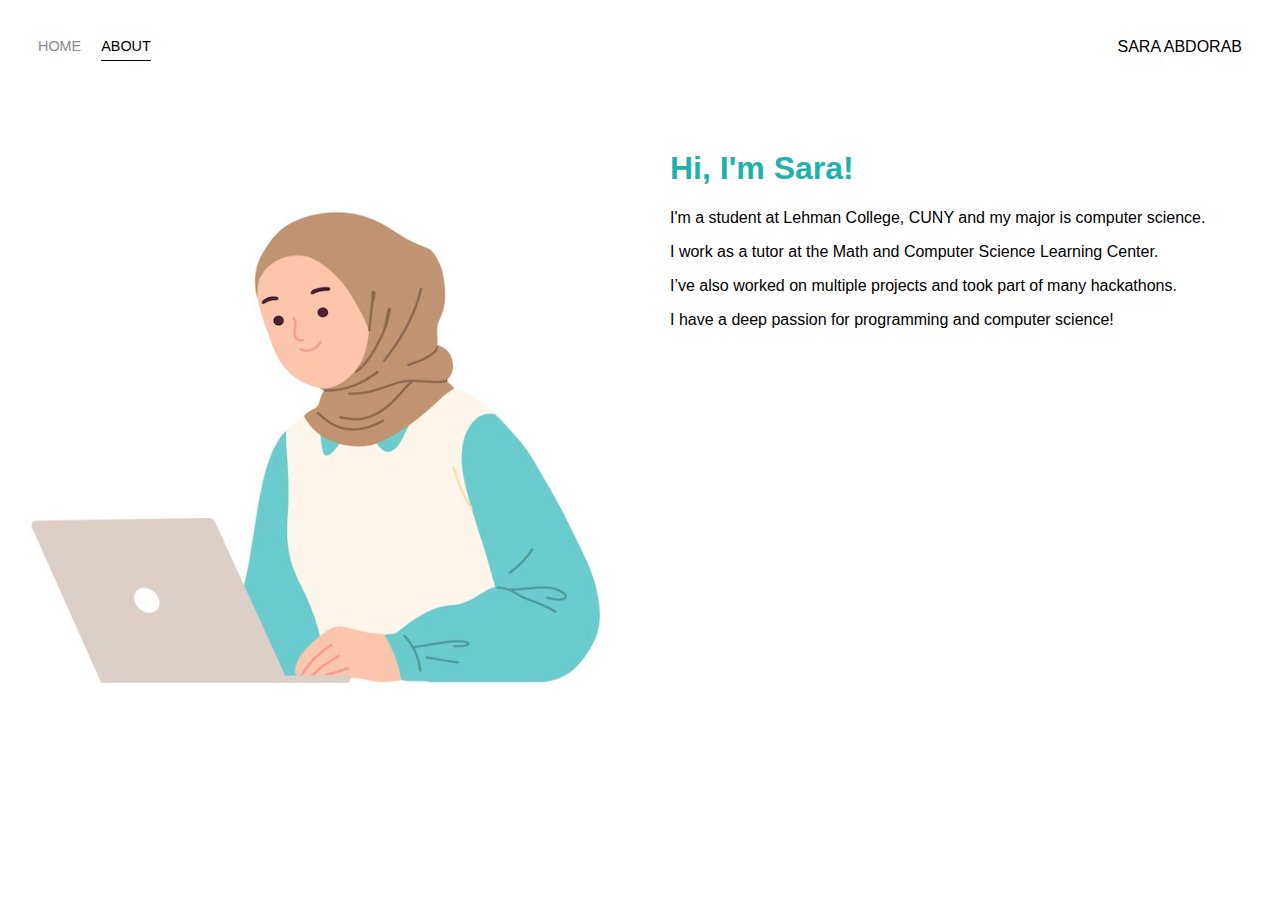
<file: hananiegelo-main 5/about.html>
<!DOCTYPE html>
<html>
<head>
    <meta charset="utf-8" />
    <title>About</title>
    <link href=“https://fonts.googleapis.com/css?family=Lato” rel=“stylesheet”>
    <link rel="stylesheet" href="styles.css">
</head>
<body>
    <div class="container">
        <div class="nav-wrapper">
          <div class="left-side">
            <div class="nav-link-wrapper">
            <a href="index.html">Home</a>
         </div>

         <div class="nav-link-wrapper active-nav-link">
            <a href="about.html">About</a>
        </div>
    </div>

    <div class="right-side">
        <div class="brand">
            <div>SARA ABDORAB</div>
        </div>
    </div>
</div>

<div class="content-wrapper">
        <div class="two-column-wrapper">
            <div class="profile-image-wrapper">
                <img src="images/theProfile.jpg">
            </div>

            <div class="profile-content-wrapper">
   <h1>Hi, I'm Sara!</h1> 

   <p>I'm a student at Lehman College, CUNY and my major is computer science. </p>
   <p>I work as a tutor at the Math and Computer Science Learning Center. </p> 
   <p>I’ve also worked on multiple projects and took part of many hackathons.</p>
   <p>I have a deep passion for programming and computer science!</p>
  


            </div>
        </div>
     </div>

    </div>
</body>
</html>
</file>
<file: hananiegelo-main 5/styles.css>
/* Master styles */
body {
    font-family: "Lato", sans-serif;
    margin: 0px;
}

.container{
    display: grid;
    grid-template-columns: 1fr;
}

/* Nav styles */
.nav-wrapper {
    display: flex;
    justify-content: space-between;
    padding: 38px;
}

.left-side {
    display: flex;
}

.nav-wrapper > .left-side > div {
    margin-right: 20px;
    font-size: 0.9em;
    text-transform: uppercase;
}

.nav-link-wrapper {
    height: 22px;
    border-bottom: 1px solid transparent;
    transition: border-bottom 0.5s;
}

.nav-link-wrapper a {
    color:#8a8a8a;
    text-decoration: none;
    transition: color 0.5s;
}

.nav-link-wrapper:hover {
border-bottom: 1px solid black;
}

.nav-link-wrapper a:hover {
    color: black;
    }

    .active-nav-link {
        border-bottom: 1px solid black;
    }

    .active-nav-link a {
        color: black !important;
    }

    /* Portfolio styles */

    .portfolio-items-wrapper{
        display: grid;
        grid-template-columns: 1fr 1fr 1fr;
    }

    .portfolio-item-wrapper{
        position: relative;
    }

    .portfolio-img-background{
        height:350px;
        width: 100%;
        background-size: cover;
        background-position: center;
        background-repeat: no-repeat;
    }

    .img-text-wrapper{
        position: absolute;
        top: 0;
        display: flex;
        flex-direction: column;
        justify-content:center;
        align-items:center;
        height: 100%;
        text-align:center;
        padding-left: 100px;
        padding-right: 100px;
    }

    .logo-wrapper img{
        width: 50%;
        margin-bottom: 20px;
    }

    .img-text-wrapper .subtitle {
        transition: 1s;
        font-weight: 600;
        color:transparent
       }

    .img-text-wrapper:hover .subtitle {
        font-weight: 600;
        color: lightseagreen;
    }

    .img-darken {
        transition: 1s;
        filter: brightness(10%);
    }

    /* About page*/
    .two-column-wrapper{
        display: grid;
        grid-template-columns: 1fr 1fr;
    }

    .profile-image-wrapper img {
        width: 100%;
    }

    .profile-content-wrapper{
        padding:30px;
    }

    .profile-content-wrapper h1 {
        color:lightseagreen;
    }
</file>
<file: MentalHealthAi/styles.css>
body {
    font-family: 'Open Sans', sans-serif;
    margin: 0;
    padding: 0;
    display: flex;
    justify-content: center;
    align-items: center;
    height: 100vh;
    position: relative;
    background: linear-gradient(to bottom, #e6d9ff, #d0baff); /* Lavender gradient background for the page */
}

/* Chatbox Container */
#chatbox {
    width: 400px;
    border: 1px solid #d0baff; /* Lavender border */
    background: #ffffff; /* White background for chatbox */
    box-shadow: 0 4px 20px rgba(0, 0, 0, 0.1);
    padding: 20px;
    display: flex;
    flex-direction: column;
    height: 500px;
    border-radius: 15px;
    overflow: hidden;
    transition: background 0.3s, border-color 0.3s; /* Smooth transition for theme changes */
}

/* Messages */
#messages {
    flex: 1;
    overflow-y: auto;
    border-bottom: 1px solid #d0baff; /* Lavender border */
    padding: 15px;
    background: #f7f7f7; /* Light background for message area */
    border-radius: 10px; /* Rounded corners */
    margin-bottom: 10px;
    font-size: 16px;
    color: #333; /* Soft black for readability */
}



textarea {
    width: calc(100% - 24px);
    height: 70px;
    padding: 14px;
    border: 2px solid #d0baff; /* Lavender border */
    border-radius: 15px; /* Rounded corners */
    box-sizing: border-box;
    font-size: 16px;
    resize: none; /* Prevent resizing */
    transition: border-color 0.3s; /* Smooth transition effect */
    margin-bottom: 10px; /* Space below the textarea */
}



/* Button */
button {
    margin-top: 10px;
    padding: 14px;
    background-color: #9a6fd4; /* Lavender button color */
    color: #ffffff;
    border: none;
    border-radius: 15px; /* Rounded corners */
    cursor: pointer;
    font-size: 16px;
    transition: all 0.3s; /* Smooth transition for hover effect */
    box-shadow: 0 4px 6px rgba(0, 0, 0, 0.2); /* Shadow for 3D effect */
    transform: translateY(2px); /* Slightly offset to enhance 3D effect */
}

button:hover {
    background-color: #7a4fbd; /* Darker lavender for hover effect */
    box-shadow: 0 6px 8px rgba(0, 0, 0, 0.3); /* Deeper shadow on hover */
    transform: translateY(0); /* Remove offset on hover */
}

button:active {
    box-shadow: 0 2px 4px rgba(0, 0, 0, 0.2); /* Shadow for active state */
    transform: translateY(1px); /* Slightly lower offset when button is pressed */
}



/* Theme Selector */
#theme-selector {
    margin-top: 10px;
    padding: 10px;
    border: 1px solid #d0baff; /* Lavender border */
    border-radius: 15px;
    font-size: 16px;
}

/* Avatar Upload */
#avatar-upload {
    margin-top: 10px;
}

/* Lavender Theme */
.lavender {
    background: linear-gradient(to bottom, #e6d9ff, #d0baff); /* Lavender gradient background */
    border-color: #d0baff; /* Lavender border */
}

/* Name Section */
#name-section {
    margin-top: 20px; /* Adds space above the name section */
}



/* Name Input Box */
#name-input {
    width: calc(100% - 24px); /* Full width minus padding */
    padding: 12px;
    border: 2px solid #d0baff; /* Lavender border */
    border-radius: 10px; /* Rounded corners */
    font-size: 16px;
    color: #333; /* Text color */
    background-color: #f9f9f9; /* Light background */
    box-shadow: inset 0 1px 3px rgba(0, 0, 0, 0.1); /* Inner shadow for depth */
    transition: all 0.3s; /* Smooth transition for focus effect */
    margin-bottom: 10px; /* Space below the input box */
}
#name-input:focus {
    border-color: #9a6fd4; /* Lavender border on focus */
    background-color: #ffffff; /* White background on focus */
    box-shadow: 0 0 8px rgba(0, 0, 0, 0.2); /* Outer shadow on focus */
    outline: none; /* Remove default outline */
}


.ai-message {
    color: #9370DB;
}

.user-message {
    color: black; /* Adjust as needed */
}
</file>
<file: yusef1000.github.io-master/css/swipebox.css>
.swipebox-overflow-hidden {
  overflow: hidden!important;
}

#swipebox-overlay img {
  border: none!important;
}

#swipebox-overlay {
  width: 100%!important;
  height: 100%;
  position: fixed;
  top: 0;
  left: 0;
  opacity: 0;
  z-index: 9999;
  overflow: hidden;
  display: none;
  -webkit-user-select: none;
  -moz-user-select: none;
  user-select: none;
}

#swipebox-slider {
  height: 100%;
  left: 0;
  top: 0;
  width: 100%;
  white-space: nowrap;
  position: absolute;
}

#swipebox-slider .slide {
  background: url(../images/loader.gif) no-repeat center center;
  height: 100%;
  line-height: 1px;
  text-align: center;
  width: 100%;
  display: inline-block;
}

#swipebox-slider .slide:before {
  content: "";
  display: inline-block;
  height: 50%;
  width: 1px;
  margin-right: -1px;
}

#swipebox-slider .slide img {
  display: inline-block;
  max-height: 100%;
  max-width: 100%;
  width: auto;
  height: auto;
  vertical-align: middle;
}

#swipebox-action, #swipebox-caption {
  position: absolute;
  left: 0;
  z-index: 999;
  height: 50px;
  width: 100%;
}

#swipebox-action {
  bottom: -50px;
}
#swipebox-action.visible-bars {
  bottom: 0;
}

#swipebox-action.force-visible-bars {
  bottom: 0!important;
}

#swipebox-caption {
  top: -50px;
  text-align: center;
}
#swipebox-caption.visible-bars {
  top: 0;
}

#swipebox-caption.force-visible-bars {
  top: 0!important;
}

#swipebox-action #swipebox-prev, #swipebox-action #swipebox-next,
#swipebox-action #swipebox-close {
  display: block;
  background-image: url(../images/icons.png);
  background-repeat: no-repeat;
  border: none!important;
  text-decoration: none!important;
  cursor: pointer;
  position: absolute;
  width: 50px;
  height: 50px;
  top: 0;
}

#swipebox-action #swipebox-close {
  background-position: 15px 12px;
  left: 40px;
}
#swipebox-action #swipebox-prev {
  background-position: -32px 13px;
  right: 100px;
  display: block;
}
#swipebox-action #swipebox-next {
  background-position: -78px 13px;
  right: 40px;
  display: block;
}

#swipebox-action #swipebox-prev.disabled,
#swipebox-action #swipebox-next.disabled {
  filter: progid:DXImageTransform.Microsoft.Alpha(Opacity=30);
  opacity: 0.3;
}

#swipebox-slider.rightSpring {
  -moz-animation: rightSpring 0.3s;
  -webkit-animation: rightSpring 0.3s;
}

#swipebox-slider.leftSpring {
  -moz-animation: leftSpring 0.3s;
  -webkit-animation: leftSpring 0.3s;
}

@-moz-keyframes rightSpring {
  0% {
    margin-left: 0px;
  }

  50% {
    margin-left: -30px;
  }

  100% {
    margin-left: 0px;
  }
}

@-moz-keyframes leftSpring {
  0% {
    margin-left: 0px;
  }

  50% {
    margin-left: 30px;
  }

  100% {
    margin-left: 0px;
  }
}

@-webkit-keyframes rightSpring {
  0% {
    margin-left: 0px;
  }

  50% {
    margin-left: -30px;
  }

  100% {
    margin-left: 0px;
  }
}

@-webkit-keyframes leftSpring {
  0% {
    margin-left: 0px;
  }

  50% {
    margin-left: 30px;
  }

  100% {
    margin-left: 0px;
  }
}

/* Skin 
--------------------------*/
#swipebox-overlay {
  background: #0d0d0d;
}

#swipebox-action, #swipebox-caption {
  text-shadow: 1px 1px 1px black;
  background-color: #0d0d0d;
  background-image: -webkit-gradient(linear, 50% 0%, 50% 100%, color-stop(0%, #0d0d0d), color-stop(100%, #000000));
  background-image: -webkit-linear-gradient(#0d0d0d, #000000);
  background-image: -moz-linear-gradient(#0d0d0d, #000000);
  background-image: -o-linear-gradient(#0d0d0d, #000000);
  background-image: linear-gradient(#0d0d0d, #000000);
  -webkit-box-shadow: 0 1px 1px 1px #212121, inset 0 1px 1px 1px black;
  -moz-box-shadow: 0 1px 1px 1px #212121, inset 0 1px 1px 1px black;
  box-shadow: 0 1px 1px 1px #212121, inset 0 1px 1px 1px black;
  filter: progid:DXImageTransform.Microsoft.Alpha(Opacity=95);
  opacity: 0.95;
}

#swipebox-action {
  -webkit-box-shadow: 0 -1px -1px 1px #212121, inset 0 -1px -1px 1px black;
  -moz-box-shadow: 0 -1px -1px 1px #212121, inset 0 -1px -1px 1px black;
  box-shadow: 0 -1px -1px 1px #212121, inset 0 -1px -1px 1px black;
}

#swipebox-caption {
  color: white!important;
  font-size: 15px;
  line-height: 43px;
  font-family: Helvetica, Arial, sans-serif;
}
</file>
<file: yusef1000.github.io-master/css/index.css>
body {
	font-family: 'Cairo', sans-serif;
}

p{
  color:#525252;
  font-size:12px;
}

.skillbar {
	position:relative;
	display:block;
	margin-bottom:33px;
	width:100%;
	background:#eee;
	height:30px;
	border-radius:35px;
	-moz-border-radius:35px;
	-webkit-border-radius:35px;
	-webkit-transition:0.4s linear;
	-moz-transition:0.4s linear;
	-ms-transition:0.4s linear;
	-o-transition:0.4s linear;
	transition:0.4s linear;
	-webkit-transition-property:width, background-color;
	-moz-transition-property:width, background-color;
	-ms-transition-property:width, background-color;
	-o-transition-property:width, background-color;
	transition-property:width, background-color;
}

.skillbar-title {
	position:absolute;
	top:0;
	left:0;
	width:110px;
	font-size:15px;
	color:#ffffff;
	background:#6adcfa;
	-webkit-border-radius:35px;
	-moz-border-radius:35px;
	-moz-border-radius:35px;
	border-radius:35px;
}

.skillbar-title span {
	display:block;
	background:rgba(0, 0, 0, 0.15);
	padding:0 20px;
	height:30px;
	line-height:30px;
	-webkit-border-radius:35px;
	-moz-border-radius:35px;
	-moz-border-radius:35px;
	border-radius:35px;
}

.skillbar-bar {
	height:30px;
	width:0px;
	background:#6adcfa;
	border-radius:35px;
	-moz-border-radius:35px;
	-webkit-border-radius:35px;
}

.skill-bar-percent {
	position:absolute;
	right:10px;
	top:0;
	font-size:12px;
	height:30px;
	line-height:30px;
	color:#ffffff;
	color:rgba(0, 0, 0, 0.4);
}
</file>
<file: yusef1000.github.io-master/css/style.css>
/*--
Author: W3layouts
Author URL: http://w3layouts.com
License: Creative Commons Attribution 3.0 Unported
License URL: http://creativecommons.org/licenses/by/3.0/
--*/
html, body{
    font-size: 100%;
	font-family: 'Open Sans', sans-serif;
	background:#ffffff;
	margin: 0;
}
p,ul li,ol li{
	margin:0;
	font-size:15px;
}
h1,h2,h3,h4,h5,h6{
	margin:0;
	font-family: 'Cairo', sans-serif;
}
ul,label{
	margin:0;
	padding:0;
}
body a:hover{
	text-decoration:none;
}
input[type="submit"],input[type="reset"],a{
	-webkit-transition: 0.5s ease-in;
    -moz-transition: 0.5s ease-in;
    -ms-transition: 0.5s ease-in;
    -o-transition: 0.5s ease-in;
    transition:0.5s ease-in;
}
img{
	width:100%;
}

/*-- header --*/ 
h1 a.navbar-brand {
    font-size: 35px;
    color: #fff !important;
    padding: 0;
    height: inherit;
    margin: 10px 0;
    text-transform: uppercase;
}
.navbar > .container .navbar-brand, .navbar > .container-fluid .navbar-brand {
    margin-left: 0px;
}
nav.navbar.navbar-default.navbar-fixed-top {
    background:rgba(0, 0, 0, 0.35);
    background: rgba(0, 0, 0, 0.1);
    border: none;
    padding: .6em 14em;
	-webkit-transition:.5s all;
	-moz-transition:.5s all; 
	transition:.5s all;
}
.navbar-default .navbar-nav > li > a {
    color: #fff;
    font-size: 1em;
    font-weight: 400;
    letter-spacing: 1px;
}
.navbar-default .navbar-nav .open .dropdown-menu > li > a {
    color: #01bcfa !important;
    text-align: center !important;
}
.navbar-default .navbar-nav > .open > a, .navbar-default .navbar-nav > .open > a:hover, .navbar-default .navbar-nav > .open > a:focus {
    color: #fff;
    background-color: transparent;
}
.dropdown-menu > li > a {
    display: block;
    padding: 3px 20px;
    clear: both;
    color: #000;
    font-weight: normal;
    line-height: 1.42857143;
    white-space: nowrap;
    font-size: 1.1em;
    letter-spacing: 1px;
}
.dropdown-menu > .active > a, .dropdown-menu > .active > a:hover, .dropdown-menu > .active > a:focus {
    color: #01bcfa;
    text-decoration: none;
    background-color: #fff;
    outline: 0;
}
.dropdown-menu > li > a:hover, .dropdown-menu > li > a:focus {
    color: #000;
    text-decoration: none;
    background-color: transparent;
}
.navbar-default .navbar-nav > .active > a, .navbar-default .navbar-nav > .active > a:hover, .navbar-default .navbar-nav > .active > a:focus {
    color: #fff;
    background-color: #11b563;
}
.navbar-default .navbar-nav > li > a:hover, .navbar-default .navbar-nav > li > a:focus {
    color: #FFF;
    background-color: transparent;
}
.navbar-default .navbar-nav > li>a:hover {
    color: #fff;
    background: #11b563;
}
nav.navbar.navbar-default.navbar-fixed-top.top-nav-collapse {
    padding: 1em 10em;
    background: rgba(25, 25, 25, 0.8);
} 
.navbar-nav > li > a {
    padding: 10px;
}
/*-- //header --*/ 


/*-- banner --*/
.banner{
	background: url(../images/1.jpeg) no-repeat 0px 0px;
    background-size: cover;
    -webkit-background-size: cover;
    -moz-background-size: cover;
    -o-background-size: cover;
    -ms-background-size: cover;
    min-height: 770px;
    position: relative;
}
.agileinfo-dot {
    background: url(../images/dott.png)repeat 0px 0px;
    background-size: 2px;
    -webkit-background-size: 2px;
    -moz-background-size: 2px;
    -o-background-size: 2px;
    -ms-background-size: 2px;
    min-height: 770px;
    padding: 1em 0;
}
.w3_agileits_banner_main_grid{
	padding:2em 0 0;
	position:relative;
}
.w3_agile_logo{
	float:left;
}
.w3_agile_logo h1 a{
	font-size:1em;
	color:#fff;
	text-decoration:none;
	display:block;
}
.w3_agile_logo h1 a span{
	padding: .2em .5em;
    background: #a4dd25;
    display: inline-block;
    color: #212121;
}
.w3_agile_logo h1 a i{
	display: block;
    font-size: .25em;
    text-align: right;
    line-height: 0;
    letter-spacing: 2.5px;
	text-transform:capitalize;
}
.agileits_social_list li{
	display: inline-block;
    margin-right: 3em;
}
.agileits_social_list li a{
    color: #fff;
    text-align: center;
    display: inline-block;
    font-size: 1.2em;
}
a.w3_agile_facebook:hover{
	color:#3b5998;
}
a.agile_twitter:hover{
	color:#1da1f2;
}
a.w3_agile_dribble:hover{
	color:#ea4c89;
}
a.w3_agile_vimeo:hover{
	color:#1ab7ea;
}
.agile_social_icons_banner {
    float: right;
    margin:1.6em 2em 0 0;
}
/*-- menu-navigation --*/
.shy-menu{
  -moz-transition: all .4s cubic-bezier(.1,.7,.3,1);
  -webkit-transition: all .4s cubic-bezier(.1,.7,.3,1);
  -o-transition: all .4s cubic-bezier(.1,.7,.3,1);
  -ms-transition: all .4s cubic-bezier(.1,.7,.3,1);
  transition: all .4s cubic-bezier(.1,.7,.3,1);
}

.shy-menu-panel ul {
	text-align: center;
}
.shy-menu-panel ul li{
    display: inline-block;
}
.shy-menu-panel ul li a{
	color: #fff;
    text-decoration: none;
    display: block;
    text-transform: uppercase;
}

.shy-menu { 
	display: block;
	background-color: rgba(33,40,44,.1);
	color: #fff;
    position: absolute;
    right: 0;
}
.shy-menu-hamburger,.shy-menu { 
	height: 35px;
	width: 35px;
}
.shy-menu.is-open{ 
  background-color:#262626;
}

.shy-menu.is-open {
    width: 100%;
}
.w3_agileits_banner_main_grid,.shy-menu.is-open {
	height: 75px;
}

.shy-menu-panel { 
	margin-left: 0px;
	display: none;
}
.is-open .shy-menu-panel { 
	margin-left: 0;
	display: block;
	width: 95%;
}
/*** Hamburger ***/
.shy-menu-hamburger {
	position: relative;
    display: block;
    overflow: hidden;
    cursor: pointer;
    float: right;
    margin-top: 1.2em;
}

.shy-menu-hamburger > .layer {
  background-color: #fff;
  border-radius: 1px;
  display: block;
  height: 2px;
  overflow: hidden;
  position: absolute;
    left: 5px;
  width: 25px;
}

.shy-menu-hamburger .layer.top { top: 8px; }
.is-open .shy-menu-hamburger .layer.top { 
	margin-top: .58em;
	transform: rotate(45deg);
	-webkit-transform: rotate(45deg);
	-moz-transform: rotate(45deg);
	-o-transform: rotate(45deg);
	-ms-transform: rotate(45deg);
}
.shy-menu-hamburger .layer.mid { top: 17px; }
.is-open .shy-menu-hamburger .layer.mid {
	opacity: 0;
	left: 0;
}
.shy-menu-hamburger .layer.btm { top: 26px; }
.is-open .shy-menu-hamburger .layer.btm { 
	margin-top: -.58em;
	transform: rotate(-45deg);
	-webkit-transform: rotate(-45deg);
	-moz-transform: rotate(-45deg);
	-o-transform: rotate(-45deg);
	-ms-transform: rotate(-45deg);
}
/*-- nav-effect --*/
.link-effect-8 a {
	margin: 0.8em 2.5em 0;
    padding: 1em;
	position: relative;
  -moz-transition: ease-out 0.3s 0.1s;
  -o-transition: ease-out 0.3s 0.1s;
  -webkit-transition: ease-out 0.3s;
  -webkit-transition-delay: 0.1s;
  transition: ease-out 0.3s 0.1s;
}
.link-effect-8 a::before {
  height: 2px;
  width: 100%;
  background: #797878;
  content: "";
  position: absolute;
  left: 0;
  top: 0;
  visibility: hidden;
  -moz-transition: 0.3s;
  -o-transition: 0.3s;
  -webkit-transition: 0.3s;
  transition: 0.3s;
}
.link-effect-8 a::after {
  height: 2px;
  width: 100%;
  background: #797878;
  content: "";
  position: absolute;
  left: 0;
  top: 100%;
  visibility: hidden;
  -moz-transition: 0.3s;
  -o-transition: 0.3s;
  -webkit-transition: 0.3s;
  transition: 0.3s;
}
.link-effect-8 a:hover::before,.w3layouts_menu__list li.active a::before {
  visibility: visible;
  top: 100%;
  background: white;
}
.link-effect-8 a:hover::after,.w3layouts_menu__list li.active a::after {
  visibility: visible;
  top: 0;
  background: white;
}
/*-- //nav-effect --*/
.shy-menu-panel ul li.active a,.link-effect-8 a:hover{
	color:#a4dd25;
}
.w3_banner_info {
    margin: 13em 0 0em;
    width: 450px;
    padding: 10px;
}
.w3_banner_info_grid h2 {
    font-size: 3em;
    color: #ffffff;
    line-height: 1.1em;
    text-transform: uppercase;
    font-weight: 900;
    text-shadow: 3px 3px #146eb4;
}
.w3_banner_info_grid  h5 {
    font-size: 20px;
    margin: 10px 0;
    letter-spacing: 1px;
    color: #000;
}
.w3_banner_info_grid ul li{
	display:inline-block;
	font-size:1em;
}
.w3_banner_info_grid ul li a{
	padding:9px 30px;
	text-decoration:none;
	color:#212121;
}
.w3l_contact, .w3ls_more:hover {
    border: 2px solid #fff;
    color: #ffffff !important;
    background: none;
}
.w3ls_more, .w3l_contact:hover {
    border: 2px solid #11b563;
    background: #11b563;
    color: #ffffff !important;
}
.w3ls_more:focus{
	outline:none;
}
span.char3 {
    text-transform: initial;
}
.w3_banner_info_grid p {
    margin: 1.5em 0 3em;
    color: #000;
    line-height: 28px;
    letter-spacing: 1px;
    font-size: 14px;
}
/*-- button-effect --*/
.thim-click-to-bottom {
    position: absolute;
    bottom: 7%;
    left: 50%;
    width: 40px;
    height: 40px;
    font-size: 40px;
    line-height: 40px;
    -webkit-animation: bounce 2s infinite ease-in-out;
}
.thim-click-to-bottom i {
    color: #fff;
    padding: 15px 12px;
    border: 2px solid #fff;
    border-radius: 10px;
    font-size: 16px;
}
@-webkit-keyframes bounce {
	0%, 20%, 60%, 100%  { -ms-transform: translateY(0); }
	0%, 20%, 60%, 100%  { -o-transform: translateY(0); }
	0%, 20%, 60%, 100%  { -moz-transform: translateY(0); }
	0%, 20%, 60%, 100%  { -webkit-transform: translateY(0); }
    40%  { -webkit-transform: translateY(-20px); }
	80% { -webkit-transform: translateY(-10px); }
}
/*-- //button-effect --*/
/*-- //banner --*/

/*-- bootstrap-modal-pop-up --*/
/* modal */
h4.modal-title {
    text-align: center;
    font-size: 30px;
    color: #000;
    font-weight: 600;
}
ul.address {
    margin-top: 1.5em;
    border-top: 1px dotted #018fa0;
    padding-top: 0.5em;
}
ul.address li {
    display: block;
}
ul.address li ul.agileits-address-text li:nth-child(1) {
    width: 20%;
}
ul.address li ul.agileits-address-text li {
    display: inline-block;
    font-size: 1em;
    color: #000;
    margin-top: 1em;
}
.wthree h4 {
    font-size: 18px;
    margin: 10px 0;
    color: #000;
}
.wthree span{
	font-weight:bold;
    font-size: 32px;
    color: #11b563;
}
.modal .about {
    border-top: 1px solid;
}
.social-icons i.fa {
    font-size: 17px;
    padding: 9px;
    background: #5a5a5a;
    color: #fff;
    border-radius: 50%;
    width: 36px;
    height: 36px;
    margin: 15px 5px;
    text-align: center;
    line-height: 20px;
}
.modal a{
    color: #000;
    letter-spacing: 2px;
}
.modal a:hover {
    color: #018fa0;
}
.modal i.fa.fa-facebook {
    background: #3b5998;
}
.modal i.fa.fa-linkedin {
    background: #00a0dc;
}
.modal i.fa.fa-google-plus {
    background: #dd4b39;
}
.modal i.fa.fa-twitter {
    background: #1da1f2;
}
b, strong {
    font-weight: bold;
    color: #11b563;
}
.about-modal.wthree {
    padding: 2em 4em;
}
/* //modal */
/*-- //bootstrap-modal-pop-up --*/

/*-- about --*/
.about h3, .skills h3, .map h3 {
    font-size: 40px;
    text-align: center;
    margin-bottom: 30px;
    color: #000;
    text-transform: uppercase;
    font-weight: bold;
	letter-spacing:2px;
}
.about-left p {
    line-height: 28px;
    letter-spacing: .5px;
    font-size: 14px;
    margin: 1em 0;
}
.about-left {
    padding: 0 0 0 5em;
}
.about-left h3 {
    text-align: left;
    font-size: 50px;
    text-transform: uppercase;
    margin-bottom: 50px;
    outline-offset: 12px;
    outline: 7px double #ff4f81;
    outline-offset: 6px;
    width: 22%;
	color: #146eb4;
    margin-left: 0.3em;
    font-weight: 700;
    text-align: center;
}
.about-left img {
    width: 25%;
}
/*-- hover-effect --*/  
.boxw3-agile {
    overflow: hidden;
    position: relative;
    margin-bottom: 2em;
    margin-top: 1em;
}
.boxw3-agile:nth-child(4),.boxw3-agile:nth-child(5) {
    margin-bottom: 0em;
}

.w3labout-img img.img-responsive {
    width: 100%;
	-webkit-transition:.5s all;
	-moz-transition:.5s all; 
	transition:.5s all;
}
/* agile-caption Common Style */
.boxw3-agile .agile-caption {
	position: absolute;
	color: #fff;
	z-index: 100;
	-webkit-transition: all 300ms ease-out;
	-moz-transition: all 300ms ease-out;
	-o-transition: all 300ms ease-out;
	-ms-transition: all 300ms ease-out;	
	transition: all 300ms ease-out;
	left:-100%;
	top:0;
	width: 100%;
	height: 100%;
	padding: 24% 10%;
	text-align: center;
}
/** agile-caption 6: Scale **/
.boxw3-agile .agile-caption h3,.boxw3-agile .agile-caption p {
	position: relative;
	left:-380px;
	-webkit-transition: all 300ms ease-out;
	-moz-transition: all 300ms ease-out;
	-o-transition: all 300ms ease-out;
	-ms-transition: all 300ms ease-out;	
	transition: all 300ms ease-out;
}
.boxw3-agile .agile-caption h3 {
    font-size: 30px;
    text-transform: uppercase; 
    margin: 0 auto 0.5em;
    font-weight: 300;
    color: #fff;
}
.boxw3-agile .agile-caption p {
    line-height: 2em;
    color: #d5d3d3;
    font-weight: 300;
}
.boxw3-agile .agile-caption h3 {
	-webkit-transition-delay: 300ms;
	-moz-transition-delay: 300ms;
	-o-transition-delay: 300ms;
	-ms-transition-delay: 300ms;	
	transition-delay: 300ms;
}

.boxw3-agile .agile-caption p {
	-webkit-transition-delay: 500ms;
	-moz-transition-delay: 500ms;
	-o-transition-delay: 500ms;
	-ms-transition-delay: 500ms;	
	transition-delay: 500ms;
} 
/** Fade agile-caption :hover Behaviour **/
.boxw3-agile:hover .agile-caption {
	opacity: 1;
	background-color: rgba(0,0,0,0.5);
	left:0;
}
/** Scale agile-caption :hover Behaviour **/
.boxw3-agile:hover img{
	-moz-transform: scale(1.5);
	-o-transform: scale(1.5);
	-webkit-transform: scale(1.5);
	transform: scale(1.5);
}

.boxw3-agile:hover .agile-caption h3,.boxw3-agile:hover .agile-caption p {
	-moz-transform: translateX(380px);
	-o-transform: translateX(380px);
	-webkit-transform: translateX(380px);
	transform: translateX(380px);
}
/* // hover effect */
/*-- //about --*/

/* Skills */
.skills,.contact,.education,.about,.portfolio{
	padding:5em 0;
}
.skill-grids-right {
    margin-top: 1em;
}
.skill-grids h2, .contact-left h3{
    font-size: 40px;
    text-transform: uppercase;
    color: #000;
    font-weight: bold;
    letter-spacing: 2px;
}
.skillgrid1 {
    margin-bottom: 3em;
}
.skills p.p1 {
    font-size: 14px;
    line-height: 28px;
    margin: 3em 0 0em;
    color: #353535;
    letter-spacing: .5px;
}
.skillgrid1 img {
    position: relative;
    border: 1px solid #ababab;
}
.skillgrid1 h3 {
    position: absolute;
    bottom: -40%;
    right: 0%;
    padding: 1.8em;
    background: #03A9F4;
    color: #fff;
    font-weight: 300;
}
.skillgrid1 h3.h31 {
    background: #ff9900;
}
.skillgrid1 h3.h32 {
    background: #8e43e7;
}
.skillgrid1 h3.h33 {
    background: #ff4f81;
}

	/*-- Progress-Bar --*/

	#about-us .lead {
		font-size: 16px;
		margin-bottom: 5px;
		text-align: left;
		color: #000;
	}

	.progress{
		height: 20px;
		background-color: #fff;
		border-radius: 0;
		box-shadow: none;
		-webkit-box-shadow: none;
		margin-bottom: 25px;
	}

	.progress-bar{
		box-shadow: none;
		-webkit-box-shadow: none;
		text-align: right;
		padding-right: 12px;
		background-color: #ff4f81;
		font-size: 12px;
		/*--w3layouts--*/
		/*--agileits--*/
		font-weight: 600;
		height: 15px;
		line-height: 16px;
	}
	
	.bar1 {
		background-color: #ff9900;
	}
	
	.bar2 {
		background-color: #8e43e7;
	}
	
	.bar3 {
		background-color: #146eb4;
	}

	.progress .progress-bar.six-sec-ease-in-out {
		-webkit-transition: width 2s ease-in-out;
		transition: width 2s ease-in-out;
		border-radius: 7px;
		-webkit-border-radius: 7px;
		-o-border-radius:7px;
		-moz-border-radius:7px;
		-ms-border-radius:7px;
	}

	/*-- //Progress-Bar --*/
	
/* //Skills */

/* education */
.education-agile-w3l-year {
    width: 30%;
    float: left;
    border: 1px solid #11b563;
    border-bottom: transparent;
    padding: 4.64em 2em;
}
.education-agile-w3l-info {
    width: 70%;
    float: left;
    padding: 2em 2em;
    border-top: 1px solid #11b563;
    border-right: 1px solid #11b563;
}
.last {
    border-bottom: 1px solid #11b563;
}
.education-agile-w3l-year h4,.education-agile-w3l-info  h4 {
    font-size: 25px;
    color: #2f2f2f;
}
.education-agile-w3l-year h6,.education-agile-w3l-info  h6 {
    font-size: 13px;
    letter-spacing: 2px;
    color: #ff4f81;
}
.education-agile-w3l-info  p {
    line-height: 28px;
    font-size: 14px;
    letter-spacing: .5px;
    margin-top: 1em;
	color:#515151;
}
h3.w3l_head.three {
    font-size: 40px;
    text-transform: uppercase;
    font-weight: bold;
    letter-spacing: 2px;
    color: #000;
    margin-bottom: .5em;
}
i.fa.fa-hourglass-end {
    font-size: 210px;
    margin-top: 2em;
    color: #11b563;
}
.middle {
    text-align: center;
}
/* //education */

/*-- Portfolio --*/

.portfolio h3 {
    text-align: center;
    margin-bottom: 30px;
    font-size: 40px;
    text-transform: uppercase;
    font-weight: bold;
    letter-spacing: 2px;
    color: #000;
}

	/*-- Tabs --*/

	.tabs {
		position: relative;
		overflow: hidden;
		margin: 0 auto;
		width: 100%;
	}

	.tabs nav {
		text-align: center;
	}

	.tabs nav ul {
		position: relative;
		display: -ms-flexbox;
		display: -webkit-flex;
		display: -moz-flex;
		display: -ms-flex;
		display: flex;
		margin: 0 auto;
		padding: 0;
		max-width: 800px;
		/*--w3layouts--*/
		/*--agileits--*/
		list-style: none;
		-ms-box-orient: horizontal;
		-ms-box-pack: center;
		-webkit-flex-flow: row wrap;
		-moz-flex-flow: row wrap;
		-ms-flex-flow: row wrap;
		flex-flow: row wrap;
		-webkit-justify-content: center;
		-moz-justify-content: center;
		-ms-justify-content: center;
		justify-content: center;
	}

	.tabs nav ul li {
		position: relative;
		z-index: 1;
		display: block;
		margin: 0;
		text-align: center;
		-webkit-flex: 1;
		-moz-flex: 1;
		-ms-flex: 1;
		flex: 1;
	}

	.tabs nav a {
		position: relative;
		display: block;
		overflow: hidden;
		text-overflow: ellipsis;
		white-space: nowrap;
		line-height: 3;
	}

	.tabs nav a span {
		vertical-align: middle;
		font-size: 0.75em;
	}

	.tabs nav li.tab-current a {
		color: #74777b;
	}

	.tabs nav a:focus {
		outline: none;
		text-decoration: none;
	}

	.portfolio h4 {
		margin: 30px 0;
		font-size: 25px;
		font-weight: 600;
	}

		/*-- Tabs-Content --*/

		.content-wrap {
			position: relative;
		}

		.content-wrap section {
			display: none;
			margin: 0 auto;
			padding: 0;
			max-width: 1200px;
			text-align: center;
		}

		.content-wrap section.content-current {
			display: block;
		}

		.content-wrap section p {
			margin: 0;
			padding: 0.75em 0;
			color: rgba(40,44,42,0.05);
			font-weight: 900;
			/*--w3layouts--*/
			/*--agileits--*/
			font-size: 4em;
			line-height: 1;
		}

		/*-- //Tabs-Content --*/

		/*-- Fallback --*/

		.no-js .content-wrap section {
			display: block;
			padding-bottom: 2em;
			border-bottom: 1px solid rgba(255,255,255,0.6);
		}
		
		.no-flexbox nav ul {
			display: block;
		}
		
		.no-flexbox nav ul li {
			min-width: 15%;
			display: inline-block;
		}
		
		/*-- //Fallback --*/

		/*-- Tabs-Styling --*/

		.tabs-style-bar nav ul {
			border: 4px solid transparent;
		}

		.tabs-style-bar nav ul li a {
			margin: 0 2px;
			background-color: #F5F5F5;
			color: #333;
			transition: background-color 0.2s, color 0.2s;
		}

		.tabs-style-bar nav ul li a:hover, .tabs-style-bar nav ul li a:focus {
			color: #000;
		}

		.tabs-style-bar nav ul li a span {
			letter-spacing: 1px;
			/*--w3layouts--*/
			/*--agileits--*/
			font-size: 15px;
		}

		.tabs-style-bar nav ul li.tab-current a {
			background: #11b563;
			color: #fff;
		}

		/*-- //Tabs-Styling --*/

		/*-- Tab-Images --*/

		.gallery-top {
			padding: 0;
		}

		.gallery-grids figure {
			position: relative;
			float: left;
			overflow: hidden;
			text-align: center;
			width: 100%;
		}

		.gallery-grids figure.effect-bubba:hover {
			background-color: #000;
		}

		.gallery-grids figure img {
			position: relative;
			display: block;
			width: 100%;
			border: 3px solid #fff;
		}

		.gallery-bottom {
			margin: 2.5em 0;
		}

		.gallery-grids figure figcaption {
			padding: 2em;
			color: #fff;
			/*--w3layouts--*/
			/*--agileits--*/
			-webkit-backface-visibility: hidden;
			-moz-backface-visibility: hidden;
			-o-backface-visibility: hidden;
			-ms-backface-visibility: hidden;
			backface-visibility: hidden;
		}

		.gallery-grids figure figcaption::before, .gallery-grids figure figcaption::after {
			pointer-events: none;
		}

		.gallery-grids figure figcaption{
			position: absolute;
			top: 0;
			left: 0;
			width: 100%;
			height: 100%;
		}

		figure.effect-bubba:hover img {
			opacity: 0.3;
		}

		figure.effect-bubba figcaption::before, figure.effect-bubba figcaption::after {
			position: absolute;
			top: 30px;
			right: 30px;
			bottom: 30px;
			left: 30px;
			content: '';
			opacity: 0;
			-webkit-transition: opacity 0.35s,-webkit-transform 0.35s;
			-moz-transition: opacity 0.35s, -moz-transform 0.35s;
			-o-transition: opacity 0.35s, -o-transform 0.35s;
			-ms-transition: opacity 0.35s, -ms-transform 0.35s;
			transition: opacity 0.35s, transform 0.35s;
		}

		figure.effect-bubba figcaption::before {
			border-top: 1px solid #fff;
			border-bottom: 1px solid #fff;
			-webkit-transform: scale(0,1);
			-moz-transform: scale(0,1); 
			-o-transform: scale(0,1);
			-ms-transform: scale(0,1);
			transform: scale(0,1);
		}

		figure.effect-bubba figcaption::after {
			border-right: 1px solid #fff;
			border-left: 1px solid #fff;
			-webkit-transform: scale(1,0);
			-moz-transform: scale(1,0);
			-o-transform: scale(1,0);
			-ms-transform: scale(1,0);
			transform: scale(1,0);
		}

		figure.effect-bubba h4 {
			padding-top: 11%;
			-webkit-transition: transform 0.35s;
			-moz-transition: transform 0.35s;
			-o-transition: -o-transform 0.35s;
			-ms-transition: -ms-transform 0.35s;
			transition: transform 0.35s;
			/*--w3layouts--*/
			/*--agileits--*/
			-webkit-transform: translate3d(0,-20px,0);
			-moz-transform: translate3d(0,-20px,0);
			-o-transform: translate3d(0,-20px,0);
			-ms-transform: translate3d(0,-20px,0);
			transform: translate3d(0,-20px,0);
			opacity:0;
		}

		.gallery-top figure.effect-bubba h4{
			padding-top: 16%;
		}

		figure.effect-bubba:hover figcaption::before, figure.effect-bubba:hover figcaption::after {
			opacity: 1;
			-webkit-transform: scale(1);
			-moz-transform: scale(1);
			-o-transform: scale(1);
			-ms-transform: scale(1);
			transform: scale(1);
		}

		figure.effect-bubba:hover h4 {
			opacity: 1;
			-webkit-transform: translate3d(0,0,0);
			-moz-transform: translate3d(0,0,0);
			-o-transform: translate3d(0,0,0);
			-ms-transform: translate3d(0,0,0);
			transform: translate3d(0,0,0);
		}
		/*-- //Tab-Images --*/

	/*-- //Tabs --*/

/*-- //Portfolio --*/

/* contact */
.agileits_agile_about_mail_left input[type="email"], .agileits_agile_about_mail_left input[type="text"]:nth-child(1) {
    margin-bottom: 1em;
}
.agileits_agile_about_mail_left input[type="text"], .agileits_agile_about_mail_left input[type="email"], .agileits_agile_about_mail_left textarea {
    outline: none;
    border: 1px solid #a0a0a0;
    padding: 10px;
    font-size: 14px;
    color: #999;
    width: 100%;
}
.contact textarea {
    min-height: 200px;
    padding: 10px;
    margin: 1em 0 1em 0em;
    width: 98%;
    font-size: 14px;
}
.agileits_agile_about_mail_left {
    padding-right: 10px;
    padding-left: 0px;
}
.contact-left p {
    font-size: 14px;
    line-height: 28px;
    letter-spacing: .5px;
    margin: 1em 0 3em;
    color: #464646;
}
span.glyphicon {
    color: #FFF;
    background: #11b563;
    border: 1px solid #11b563;
    padding: 18px;
    text-align: center;
    border-radius: 50%;
	-webkit-border-radius: 50%;
	-o-border-radius:50%;
	-moz-border-radius:50%;
	-ms-border-radius:50%;
    font-size: 18px;
	-webkit-transition:.5s all;
	-moz-transition:.5s all; 
	transition:.5s all;
    -o-transition: all .5s all;
    -ms-transition: all .5s all;
}
span.glyphicon:hover {
    background: #fff;
    color: #11b563;
    border: 1px solid #11b563;
}
.contactright1 {
    margin-bottom: 3em;
}
.contactright1:nth-child(4), .contactright1:nth-child(5) {
    margin-bottom: 0em;
}
.contactright1 h4 {
    color: #484848;
    font-size: 22px;
    text-transform: capitalize;
    margin: 15px 0;
}
.contactright1 p {
    color: #4c4c4c;
    letter-spacing: 1px;
    font-size: 14px;
    line-height: 28px;
}
.contactright1 a {
    color: #313131;
	text-decoration:none;
}
.contactright1 a:hover{
    color: #ff4f81;
}
.contact input[type="submit"] {
    border: none;
    outline: none;
    color: #fff;
    background: #11b563;
    font-size: 16px;
    padding: 10px 40px;
}
ul.top-links li {
    display: inline-block;
    margin: 0 .3em;
}
ul.top-links li a i.fa {
    color: #fff;
    font-size: 15px;
    background: #656565;
    padding: 0.7em 0;
    width: 40px;
    height: 40px;
    line-height: 20px;
    text-align: center;
    transition: all 0.5s ease-in-out;
    -webkit-transition: all 0.5s ease-in-out;
    -moz-transition: all 0.5s ease-in-out;
    -o-transition: all 0.5s ease-in-out;
    -ms-transition: all 0.5s ease-in-out;
}
ul.top-links li a i.fa:hover {
    background: #dedede;
    color: #000;
}
.top-links i.fa.fa-facebook {
    background: #3b5998;
}
.top-links i.fa.fa-twitter {
    background: #0087da;
}
.top-links i.fa.fa-google-plus {
    background: #dd4b39;
}
.top-links i.fa.fa-linkedin {
    background: #0077b5;
}
ul.top-links {
    margin-top: 3em;
}
.contact-right {
    margin-top: 2em;
}
/* //contact */

/* iframe */
iframe {
    width: 100%;
    height: 350px;
    border: none;
}
/* //iframe */

/* copyright */
.copyright-agile {
    background: #272727;
    padding: 1em 0;
}
.copyright-agile h4 {
    color: #fff;
    width: 30%;
    float: left;
    font-size: 27px;
    text-transform: uppercase;
    margin-top: .3em;
}
.copyright-agile p {
    color: #fff;
    float: right;
    width: 70%;
    text-align: right;
    margin-top: .6em;
    letter-spacing: 1px;
    font-size: 14px;
    text-transform: uppercase;
}
.copyright-agile a {
    color: #11b563;
}
.copyright-agile a:hover{
    color: #fff;
}
/* //copyright */

/*-- to-top --*/
#toTop {
	display: none;
	text-decoration: none;
	position: fixed;
	bottom: 20px;
	right: 2%;
	overflow: hidden;
	z-index: 999; 
	width: 40px;
	height: 40px;
	border: none;
	text-indent: 100%;
	background: url(../images/arrow.png) no-repeat 0px 0px;
}
#toTopHover {
	width: 40px;
	height: 40px;
	display: block;
	overflow: hidden;
	float: right;
	opacity: 0;
	-moz-opacity: 0;
	filter: alpha(opacity=0);
}
/*-- //to-top --*/

/* Responsive design */
@media screen and (max-width: 1920px){
	.education-agile-w3l-year {
		padding: 3.75em 2em;
	}
	i.fa.fa-hourglass-end {
		margin-top: 1.6em;
	}
}
@media screen and (max-width: 1680px){
	.education-agile-w3l-year {
		padding: 4.64em 2em;
	}
	i.fa.fa-hourglass-end {
		margin-top: 2em;
	}
}
@media screen and (max-width: 1440px){
	.education-agile-w3l-year {
		padding: 4.64em 1em;
	}
	.about-left h3 {
		width: 24%;
	}
	.banner,.agileinfo-dot {
		min-height: 700px;
	}
}
@media screen and (max-width: 1366px){
	nav.navbar.navbar-default.navbar-fixed-top {
		padding: .6em 7em;
	}
	.banner,.agileinfo-dot {
		min-height: 650px;
	}
	.w3_banner_info {
		margin: 11em 0 0em;
	}
	.about-left h3 {
		width: 20%;
		font-size: 40px;
		margin-bottom: 30px;
	}
	.education-agile-w3l-year {
		padding: 5.5em 1em;
	}
	.skills, .contact, .education, .about, .portfolio {
		padding: 4em 0;
	}

}
@media screen and (max-width: 1280px){
	.about-left h3 {
		font-size: 36px;
	}
	.education-agile-w3l-year h4, .education-agile-w3l-info h4 {
		font-size: 22px;
	}
	i.fa.fa-hourglass-end {
		margin-top: 3em;
		font-size: 177px;
	}
	.skills, .contact, .education, .about, .portfolio {
		padding: 3em 0;
	}
}
@media screen and (max-width: 1080px){
	nav.navbar.navbar-default.navbar-fixed-top {
		padding: .6em 5em;
	}
	nav.navbar.navbar-default.navbar-fixed-top.top-nav-collapse {
		padding: 1em 7em;
	}
	.w3_banner_info_grid h2 {
		font-size: 2.7em;
	}
	h3.w3l_head.three {
		font-size: 30px;
		letter-spacing: 1px;
	}
	.about h3, .skills h3, .map h3 {
		font-size: 35px;
		letter-spacing: 1px;
	}
	.about-left h3 {
		font-size: 30px;
	}
	.boxw3-agile .agile-caption {
		padding: 17% 10%;
	}	
	.education-agile-w3l-year {
		padding: 5.5em .51em;
	}
	.education-agile-w3l-year h4, .education-agile-w3l-info h4 {
		font-size: 20px;
	}
	.education-agile-w3l-year h6, .education-agile-w3l-info h6 {
		letter-spacing: 1px;
	}
	.skills, .contact, .education, .about, .portfolio {
		padding: 3em 0;
	}
	.education-agile-w3l-info {
		padding: 2em 1em;
	}
	i.fa.fa-hourglass-end {
		font-size: 172px;
	}
	.portfolio h3 {
		font-size: 35px;
	}
	.skill-grids h2, .contact-left h3 {
		font-size: 30px;
		letter-spacing: 1px;
	}
	.banner, .agileinfo-dot {
		min-height: 630px;
	}
	.gallery-top figure.effect-bubba h4 {
		padding-top: 13%;
	}
}
@media screen and (max-width: 1050px){
	.education-agile-w3l-info p {
		letter-spacing: 0px;
	}
}
@media screen and (max-width: 1024px){
	.banner, .agileinfo-dot {
		min-height: 600px;
	}
	i.fa.fa-hourglass-end {
		font-size: 125px;
		margin-top: 4.5em;
	}
	.gallery-top figure.effect-bubba h4 {
		padding-top: 11%;
	}
}
@media screen and (max-width: 991px){
	.w3_banner_info_grid h2 {
		font-size: 2.5em;
	}
	.about-right {
		width: 50%;	
		margin: 0 auto;
	}
	.about-left img {
		width: 17%;
	}
	.boxw3-agile {
		width: 50%;
		float: left;
	}
	.skill-grids-right {
		margin-top: 4em;
	}
	.education-w3l {
		padding: 0 3em;
	}
	.education-agile-w3l-year {
		padding: 3.75em 2em;
	}
	i.fa.fa-hourglass-end {
		margin-top: .2em;
	}
	input[type="text"] {
		margin-bottom: 1em;
	}
	.contact textarea {
		margin: 0em 0 1em 0em;
		width: 98.45%;
	}
	.contactright1 {
		width: 50%;
		float: left;
	}
	.copyright-agile h4 {
		width: 20%;
		margin-top: .2em;
	}
	.copyright-agile p {
		width: 80%;
	}
}
@media screen and (max-width: 900px){
	nav.navbar.navbar-default.navbar-fixed-top {
		padding: .6em 3em;
	}
	nav.navbar.navbar-default.navbar-fixed-top.top-nav-collapse {
		padding: 1em 4em;
	}
}
@media screen and (max-width: 800px){
	.navbar-default .navbar-nav > li > a {
		letter-spacing: 0px;
	}
	nav.navbar.navbar-default.navbar-fixed-top {
		padding: .6em 2em;
	}
	nav.navbar.navbar-default.navbar-fixed-top.top-nav-collapse {
		padding: 1em 3em;
	}
	.gallery-top figure.effect-bubba h4 {
		padding-top: 6%;
		font-size: 20px;
	}
	
}
@media screen and (max-width: 768px){
	nav.navbar.navbar-default.navbar-fixed-top.top-nav-collapse {
		padding: 1em 2em;
	}
	h1 a.navbar-brand {
		font-size: 32px;
	}
	.education-agile-w3l-year {
		padding: 4.65em 2em;
	}
}
@media screen and (max-width: 736px){
	.navbar-default .navbar-nav > li > a {
		text-align: center;
	}
	.navbar-default .navbar-toggle {
		border-color: #fff;
	}
	.navbar-default .navbar-toggle .icon-bar {
		background-color: #fff;
	}
	.navbar-toggle {
		border-radius: 0px;
		background: #11b563;
		margin-right: 0;
	}
	.navbar-default .navbar-toggle:hover, .navbar-default .navbar-toggle:focus {
		background-color: #000;
	}
	nav.navbar.navbar-default.navbar-fixed-top {
		padding: .3em 2em 0;
	}
	nav.navbar.navbar-default.navbar-fixed-top.top-nav-collapse {
		padding: .6em 2em;
	}
	.about-left {
		padding: 0 3em;
	}
	.about-right {
		width: 65%;
	}
	.gallery-top {
		width: 33.33%;
		float: left;
	}
	figure.effect-bubba figcaption::before, figure.effect-bubba figcaption::after {
		top: 20px;
		right: 20px;
		bottom: 20px;
		left: 20px;
	}
	.gallery-top figure.effect-bubba h4 {
		padding-top: 2%;
	}
	.copyright-agile h4 {
		font-size: 25px;
	}
	.w3_banner_info {
		margin: 9em 0 0em;
	}		
	.banner, .agileinfo-dot {
		min-height: 570px;
	}
}
@media screen and (max-width: 667px){
	i.fa.fa-hourglass-end {
		font-size: 100px;
		margin-bottom: .2em;
	}
	.gallery-top figure.effect-bubba h4 {
		padding-top: 0%;
	}
	.copyright-agile h4 {
		width: 100%;
		text-align: center;
		margin-bottom: .5em;
	}
	.copyright-agile p {
		width: 100%;
		text-align: center;
		margin-bottom: .5em;
	}
	iframe {
		height: 300px;
	}
	.w3_banner_info {
		margin: 8em 0 0em;
	}		
	.banner, .agileinfo-dot {
		min-height: 550px;
	}
}
@media screen and (max-width: 640px){
	.w3_banner_info {
		margin: 8em 0 0em;
	}
	.banner, .agileinfo-dot {
		min-height: 550px;
	}
	.education-w3l {
		padding: 0 2em;
	}
	.about h3, .skills h3, .map h3 {
		font-size: 30px;
	}
	.about-left h3 {
		font-size: 26px;
		width: 16%;
	}
	.portfolio h4 {
		margin: 22px 0;
	}
}
@media screen and (max-width: 600px){
	.education-agile-w3l-year {
		padding: 4.6em 1em;
	}
	.portfolio h4 {
		margin: 20px 0;
	}
	.w3_banner_info {
		margin: 6em 0 0em;
	}
	.banner, .agileinfo-dot {
		min-height: 510px;
	}
}
@media screen and (max-width: 568px){
	.banner, .agileinfo-dot {
		min-height: 500px;
	}
	.w3_banner_info {
		margin: 7em 0 0em;
	}
	.w3_banner_info_grid h2 {
		font-size: 2.2em;
	}
	.about-right {
		width: 80%;
	}
	.gallery-top figure.effect-bubba h4 {
		font-size: 17px;
	}
	.tabs-style-bar nav ul li a span {
		font-size: 14px;
	}
	span.glyphicon {
		padding: 13px;
		font-size: 16px;
	}
	.thim-click-to-bottom i {
		padding: 12px 10px;
	}
	.thim-click-to-bottom {
		bottom: 5%;
		width: 30px;
		height: 30px;
		font-size: 35px;
	}
}
@media screen and (max-width: 480px){
	.about-left h3 {
		font-size: 20px;
		width: 17%;
	}
	.about-left img {
		width: 25%;
	}
	.about-right {
		width: 90%;
	}
	.education-agile-w3l-year {
		padding: 5.5em 0.5em;
	}
	.gallery-top {
		width: 50%;
		float: left;
	}
	.gallery-top figure.effect-bubba h4 {
		font-size: 18px;
		padding-top: 9%;
	}
	ul.top-links {
		margin-top: 2em;
	}
	ul.top-links li a i.fa {
		width: 36px;
		height: 36px;
		line-height: 18px;
	}
	.w3_banner_info {
		width: auto;
	}
	.skills, .contact, .education, .about, .portfolio {
		padding: 2em 0;
	}
	.copyright-agile p {
		line-height: 2em;
	}
}
@media screen and (max-width: 414px){
	.about-left h3 {
		width: 20%;
	}
	.about-left {
		padding: 0 2em;
	}
	.about-right {
		width: 100%;
	}
	.boxw3-agile {
		padding: 5px;
		margin-bottom: 0em;
		margin-top: 0em;
	}
	.education-agile-w3l-year,.education-agile-w3l-info {
		width: 100%;
		float: none;
	}
	.education-agile-w3l-year{
		padding: 2em;
	}
	.education-agile-w3l-info {
		border-left: 1px solid #11b563;
	}
	.gallery-top figure.effect-bubba h4 {
		padding-top: 2%;
	}
	.contact textarea {
		width: 97%;
	}
	.contactright1 {
		width: 100%;
		float: none;
	}
	.contactright1:nth-child(4), .contactright1:nth-child(5) {
		margin-bottom: 3em;
	}
	ul.top-links {
		margin-top: 0em;
	}
	.w3_banner_info {
		margin: 7em 0 4em;
	}
	.banner {
		background: url(../images/1.jpeg) no-repeat -182px 0px;
		background-size: cover;
	}
}
@media screen and (max-width: 384px){
	.w3_banner_info_grid ul li a {
		padding: 9px 20px;
	}
	.w3_banner_info_grid ul li {
		font-size: .9em;
	}
	nav.navbar.navbar-default.navbar-fixed-top {
		padding: .3em 1em 0;
	}
	.skill-grids-left {
		padding: 0;
	}
	.gallery-top {
		width: 90%;
		float: none;
		margin: 0 auto;
	}
	.gallery-top figure.effect-bubba h4 {
		padding-top: 16%;
	}
	.boxw3-agile .agile-caption h3 {
		font-size: 22px;
	}
	.boxw3-agile .agile-caption p {
		line-height: 1.6em;
	}
}
@media screen and (max-width: 375px){
	.education-w3l {
		padding: 0 1em;
	}
	.w3_banner_info_grid h2 {
		font-size: 2em;
	}
	i.fa.fa-hourglass-end {
		font-size: 80px;
	}
}
@media screen and (max-width: 320px){
	.w3_banner_info_grid ul li a {
		padding: 8px 13px;
	}
	.about-left h3 {
		width: 25%;
	}
	.about-left {
		padding: 0 1em;
	}
	i.fa.fa-hourglass-end {
		font-size: 60px;
	}
	.gallery-top {
		width: 100%;
	}
	.boxw3-agile {
		width: 100%;
		float: none;
	}
	.w3_banner_info {
		margin: 4em 0 4em;
	}
	.tabs-style-bar nav ul li a {
		margin: 0 4px;
	}
	.w3_banner_info_grid p {
		margin: 1.5em 0 .5em;
	}
}
</file>
